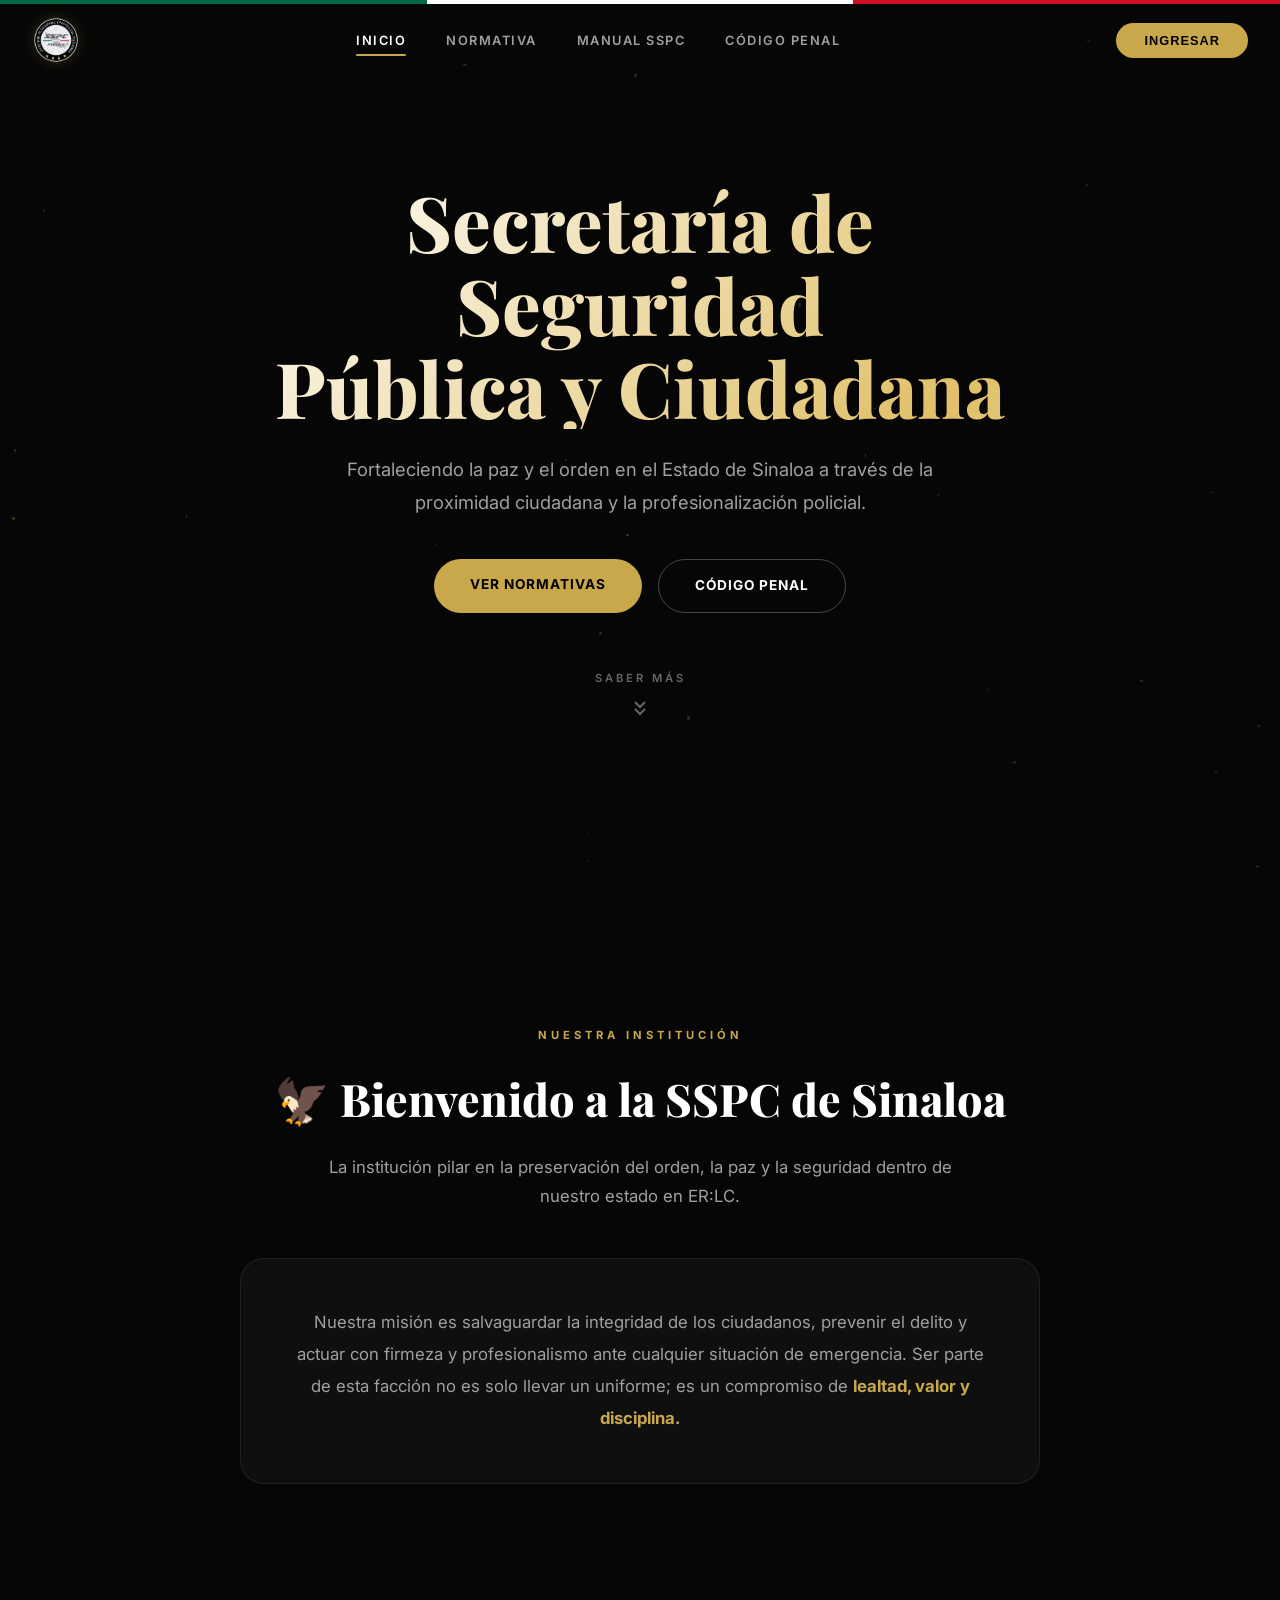
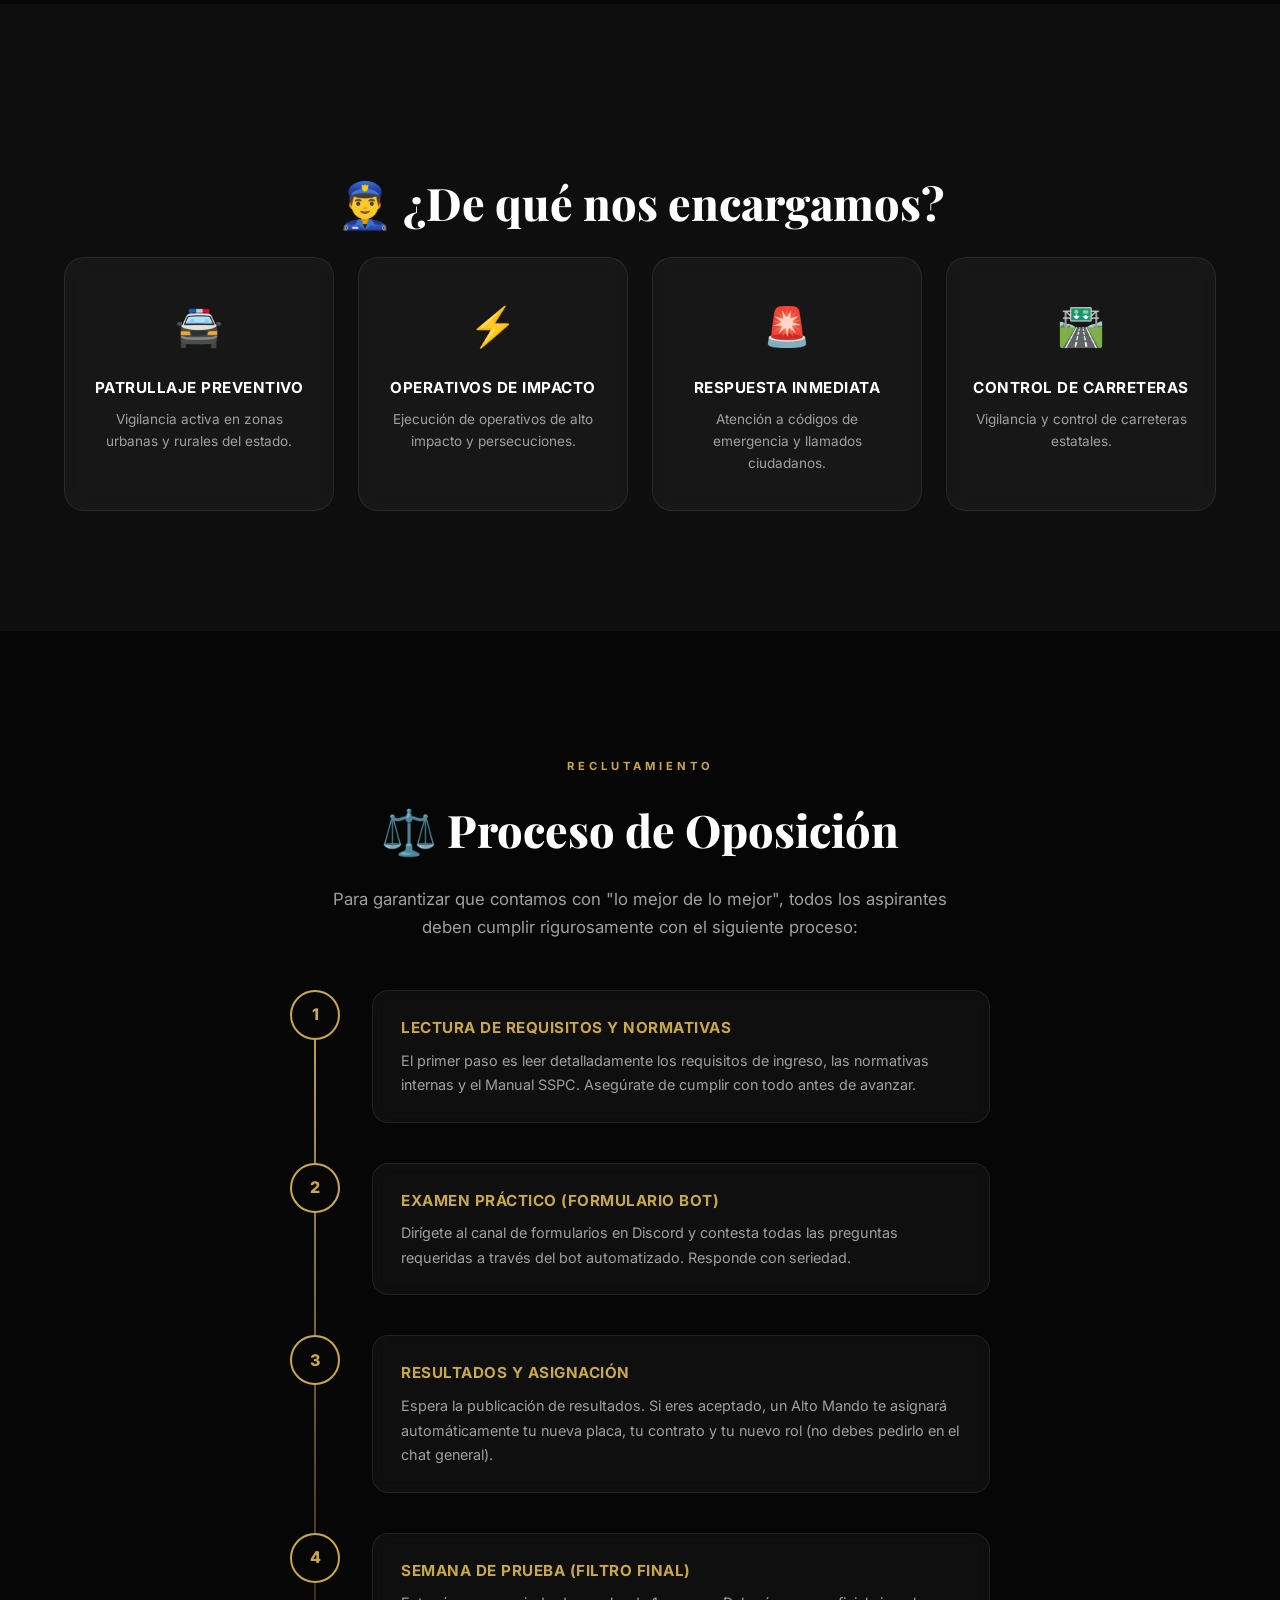
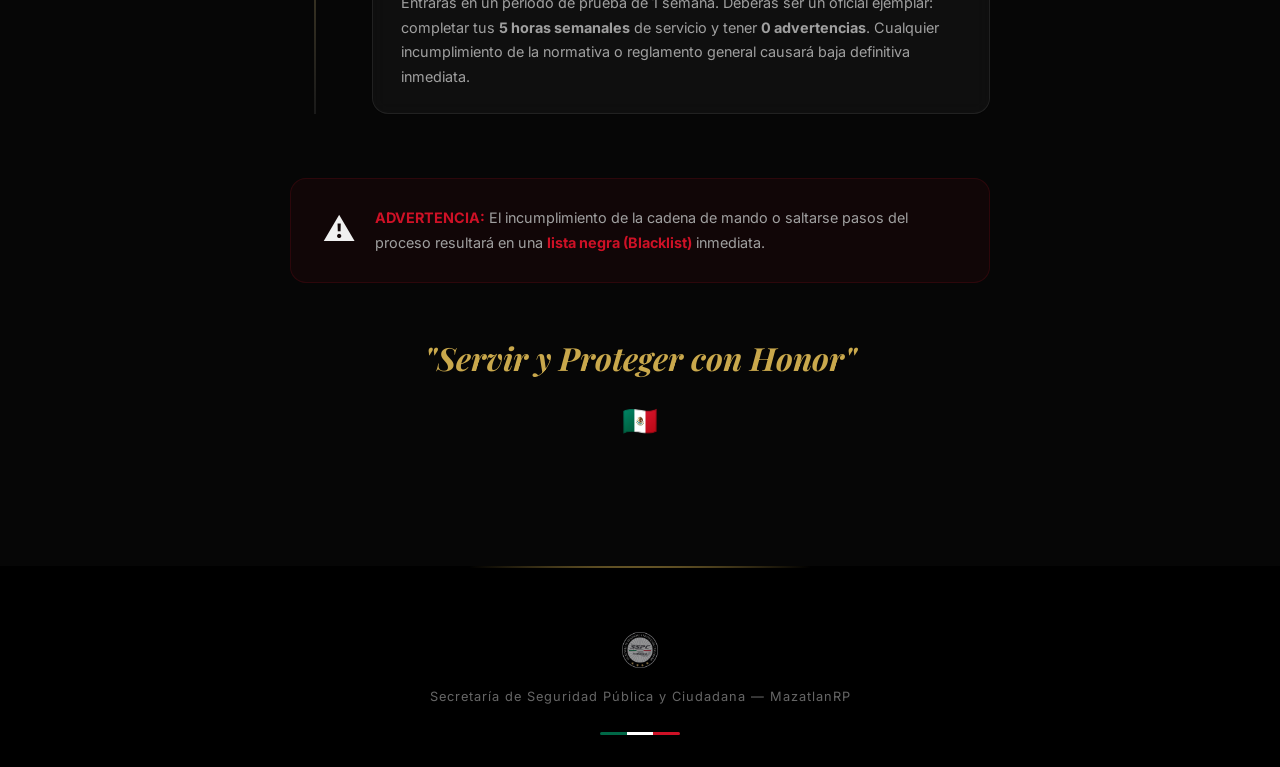
<file: templates/index.html>
<!DOCTYPE html>
<html lang="es">

<head>
    <meta charset="UTF-8">
    <meta name="viewport" content="width=device-width, initial-scale=1.0">
    <title>SSPC Sinaloa — Secretaría de Seguridad Pública y Ciudadana</title>
    <meta name="description"
        content="Portal oficial de la Secretaría de Seguridad Pública y Ciudadana de Sinaloa en ER:LC. Normativa, requisitos y acceso al sistema policial.">
    <link rel="stylesheet" href="/static/style.css">
    <link rel="preconnect" href="https://fonts.googleapis.com">
    <link rel="preconnect" href="https://fonts.gstatic.com" crossorigin>
    <link
        href="https://fonts.googleapis.com/css2?family=Inter:wght@300;400;500;600;700;800;900&family=Playfair+Display:wght@700;800&display=swap"
        rel="stylesheet">
    <link rel="icon" type="image/webp" href="/static/logo.webp">
</head>

<body>

    <!-- Mexican Flag Accent Bar -->
    <div class="mexico-bar" aria-hidden="true">
        <div class="bar-green"></div>
        <div class="bar-white"></div>
        <div class="bar-red"></div>
    </div>

    <!-- Navigation -->
    <nav class="navbar" id="main-navbar">
        <div class="nav-container">
            <a href="#" class="nav-logo">
                <img src="/static/logo.webp"
                    alt="Logo SSPC Sinaloa" id="logo-img">
            </a>

            <ul class="nav-links" id="nav-links">
                <li><a href="index.html" class="active">Inicio</a></li>
                <li><a href="normativa.html">Normativa</a></li>
                <li><a href="manual.html">Manual SSPC</a></li>
                <li><a href="codigo-penal.html">Código Penal</a></li>
            </ul>

            <div class="nav-actions">
                <button class="btn-ingresar" id="btn-login">Ingresar</button>
                <button class="hamburger" id="hamburger" aria-label="Abrir menú">
                    <span></span><span></span><span></span>
                </button>
            </div>
        </div>
    </nav>

    <!-- Mobile Menu Overlay -->
    <div class="mobile-overlay" id="mobile-overlay"></div>
    <div class="mobile-menu" id="mobile-menu">
        <ul>
            <li><a href="index.html">Inicio</a></li>
            <li><a href="normativa.html">Normativa</a></li>
            <li><a href="manual.html">Manual SSPC</a></li>
            <li><a href="codigo-penal.html">Código Penal</a></li>
            <li><a href="#" class="mobile-login">Ingresar al Sistema</a></li>
        </ul>
    </div>

    <main>
        <!-- Hero -->
        <section id="inicio" class="hero">
            <div class="hero-bg"></div>
            <div class="hero-overlay"></div>
            <div class="hero-particles" id="particles"></div>
            <div class="hero-content">
                <h1 class="reveal">Secretaría de Seguridad<br>Pública y Ciudadana</h1>
                <p class="hero-sub reveal">Fortaleciendo la paz y el orden en el Estado de Sinaloa a través de la
                    proximidad ciudadana y la profesionalización policial.</p>
                <div class="hero-btns reveal">
                    <a href="normativa.html" class="btn-gold">Ver normativas</a>
                    <a href="codigo-penal.html" class="btn-outline">Código Penal</a>
                </div>
                <a href="#about" class="scroll-cta reveal">
                    <span>Saber más</span>
                    <svg width="24" height="24" viewBox="0 0 24 24" fill="none" stroke="currentColor" stroke-width="2">
                        <path d="M7 13l5 5 5-5M7 6l5 5 5-5" />
                    </svg>
                </a>
            </div>
        </section>

        <!-- About / Bienvenida -->
        <section id="about" class="section-about">
            <div class="container">
                <div class="section-tag reveal">NUESTRA INSTITUCIÓN</div>
                <h2 class="section-title reveal">🦅 Bienvenido a la SSPC de Sinaloa</h2>
                <p class="section-lead reveal">La institución pilar en la preservación del orden, la paz y la seguridad
                    dentro de nuestro estado en ER:LC.</p>

                <div class="mission-card reveal">
                    <div class="mission-glow"></div>
                    <p>Nuestra misión es salvaguardar la integridad de los ciudadanos, prevenir el delito y actuar con
                        firmeza y profesionalismo ante cualquier situación de emergencia. Ser parte de esta facción no
                        es solo llevar un uniforme; es un compromiso de <strong>lealtad, valor y disciplina.</strong>
                    </p>
                </div>
            </div>
        </section>

        <!-- Funciones -->
        <section id="normativa" class="section-functions">
            <div class="container">
                <div class="section-tag reveal">FUNCIONES OPERATIVAS</div>
                <h2 class="section-title reveal">👮‍♂️ ¿De qué nos encargamos?</h2>
                <div class="functions-grid">
                    <div class="func-card reveal">
                        <div class="func-icon">🚔</div>
                        <h4>Patrullaje Preventivo</h4>
                        <p>Vigilancia activa en zonas urbanas y rurales del estado.</p>
                    </div>
                    <div class="func-card reveal">
                        <div class="func-icon">⚡</div>
                        <h4>Operativos de Impacto</h4>
                        <p>Ejecución de operativos de alto impacto y persecuciones.</p>
                    </div>
                    <div class="func-card reveal">
                        <div class="func-icon">🚨</div>
                        <h4>Respuesta Inmediata</h4>
                        <p>Atención a códigos de emergencia y llamados ciudadanos.</p>
                    </div>
                    <div class="func-card reveal">
                        <div class="func-icon">🛣️</div>
                        <h4>Control de Carreteras</h4>
                        <p>Vigilancia y control de carreteras estatales.</p>
                    </div>
                </div>
            </div>
        </section>

        <!-- Proceso de Ingreso -->
        <section id="requisitos" class="section-process">
            <div class="container">
                <div class="section-tag reveal">RECLUTAMIENTO</div>
                <h2 class="section-title reveal">⚖️ Proceso de Oposición</h2>
                <p class="section-lead reveal">Para garantizar que contamos con "lo mejor de lo mejor", todos los
                    aspirantes deben cumplir rigurosamente con el siguiente proceso:</p>

                <div class="timeline">
                    <div class="timeline-line"></div>
                    <div class="timeline-item reveal">
                        <div class="timeline-dot"><span>1</span></div>
                        <div class="timeline-content">
                            <h4>Lectura de Requisitos y Normativas</h4>
                            <p>El primer paso es leer detalladamente los requisitos de ingreso, las normativas internas y el Manual SSPC. Asegúrate de cumplir con todo antes de avanzar.</p>
                        </div>
                    </div>
                    <div class="timeline-item reveal">
                        <div class="timeline-dot"><span>2</span></div>
                        <div class="timeline-content">
                            <h4>Examen Práctico (Formulario Bot)</h4>
                            <p>Dirígete al canal de formularios en Discord y contesta todas las preguntas requeridas a través del bot automatizado. Responde con seriedad.</p>
                        </div>
                    </div>
                    <div class="timeline-item reveal">
                        <div class="timeline-dot"><span>3</span></div>
                        <div class="timeline-content">
                            <h4>Resultados y Asignación</h4>
                            <p>Espera la publicación de resultados. Si eres aceptado, un Alto Mando te asignará automáticamente tu nueva placa, tu contrato y tu nuevo rol (no debes pedirlo en el chat general).</p>
                        </div>
                    </div>
                    <div class="timeline-item reveal">
                        <div class="timeline-dot"><span>4</span></div>
                        <div class="timeline-content">
                            <h4>Semana de Prueba (Filtro Final)</h4>
                            <p>Entrarás en un periodo de prueba de 1 semana. Deberás ser un oficial ejemplar: completar tus <strong>5 horas semanales</strong> de servicio y tener <strong>0 advertencias</strong>. Cualquier incumplimiento de la normativa o reglamento general causará baja definitiva inmediata.</p>
                        </div>
                    </div>
                </div>

                <div class="warning-banner reveal">
                    <div class="warning-icon">⚠️</div>
                    <div class="warning-text">
                        <strong>ADVERTENCIA:</strong> El incumplimiento de la cadena de mando o saltarse pasos del
                        proceso resultará en una <strong>lista negra (Blacklist)</strong> inmediata.
                    </div>
                </div>

                <div class="motto-block reveal">
                    <span class="motto-quote">"Servir y Proteger con Honor"</span>
                    <span class="motto-flag">🇲🇽</span>
                </div>
            </div>
        </section>
    </main>

    <!-- Footer -->
    <footer class="footer">
        <div class="footer-glow"></div>
        <div class="container">
            <img src="/static/logo.webp"
                alt="SSPC" class="footer-logo">
            <p class="footer-motto">Secretaría de Seguridad Pública y Ciudadana — MazatlanRP</p>
            <div class="footer-bar">
                <div class="bar-green"></div>
                <div class="bar-white"></div>
                <div class="bar-red"></div>
            </div>
        </div>
    </footer>

    <script src="/static/script.js"></script>
</body>

</html>
</file>
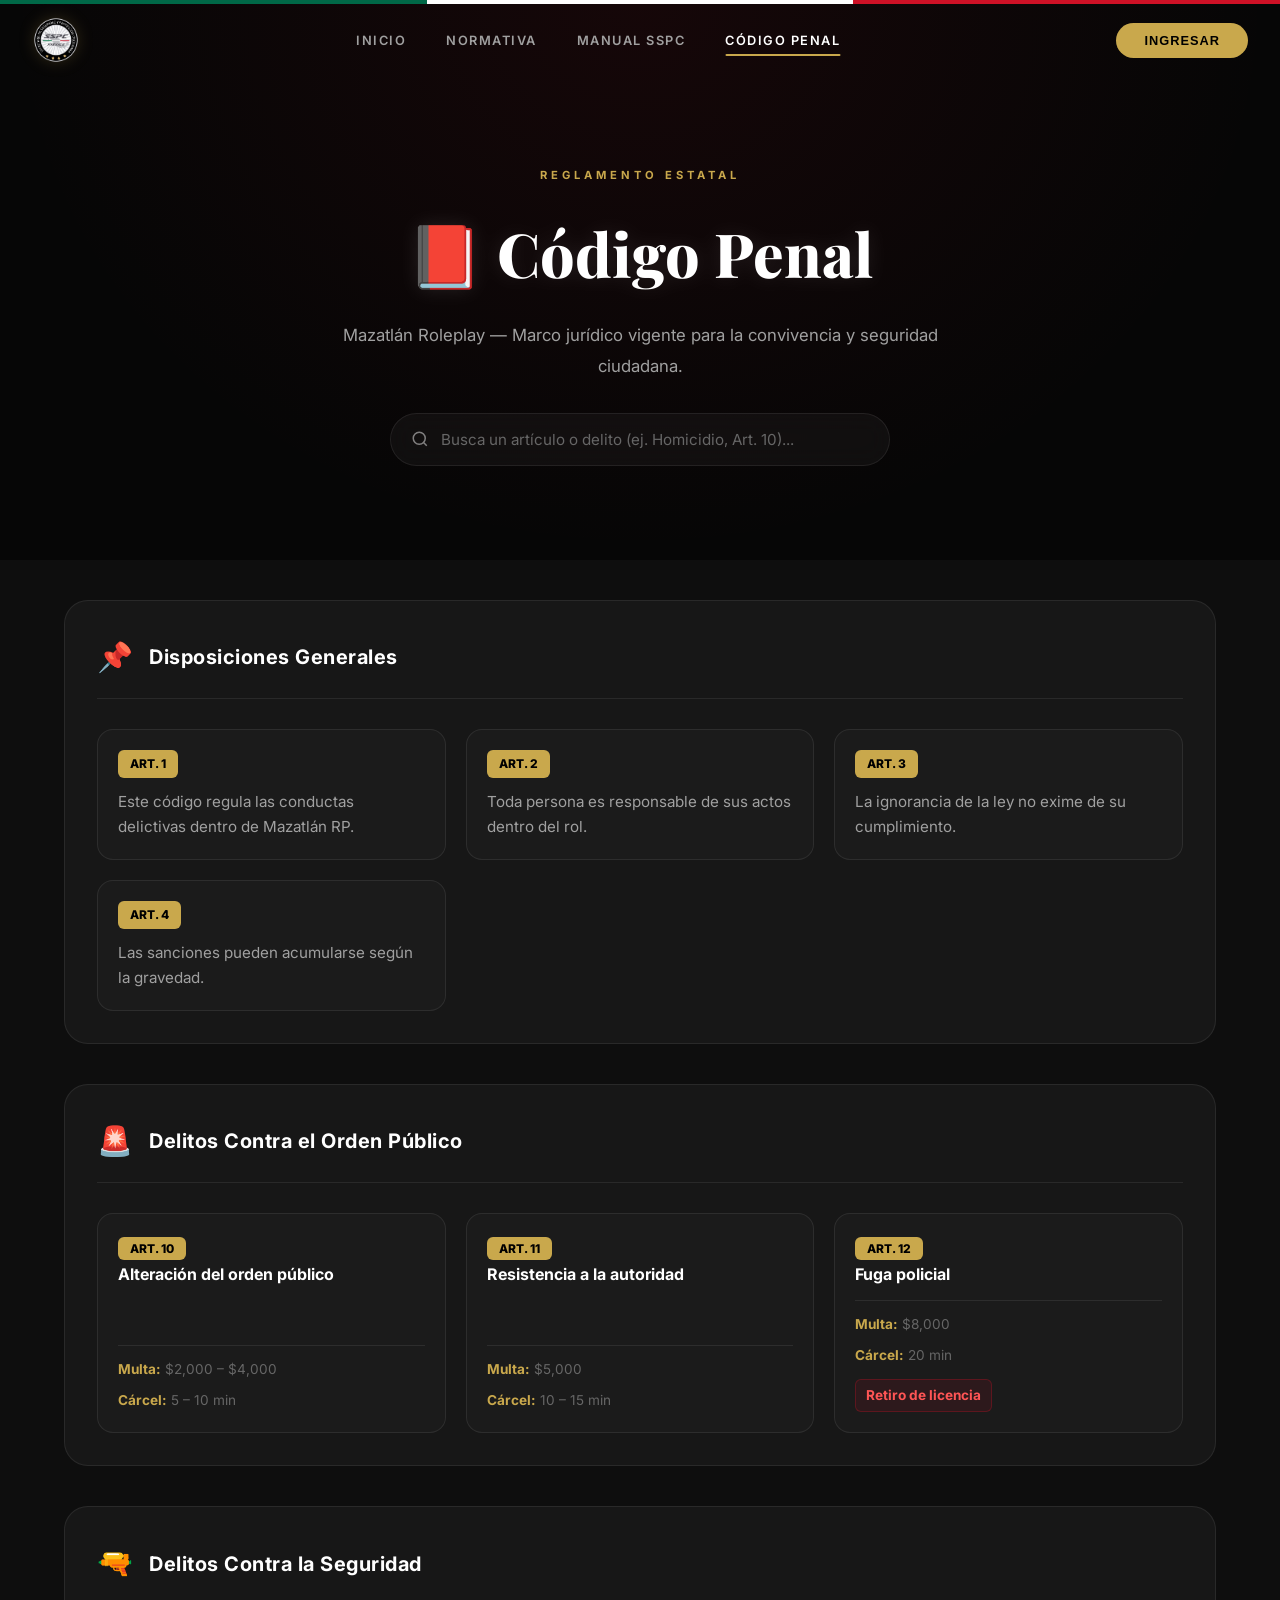
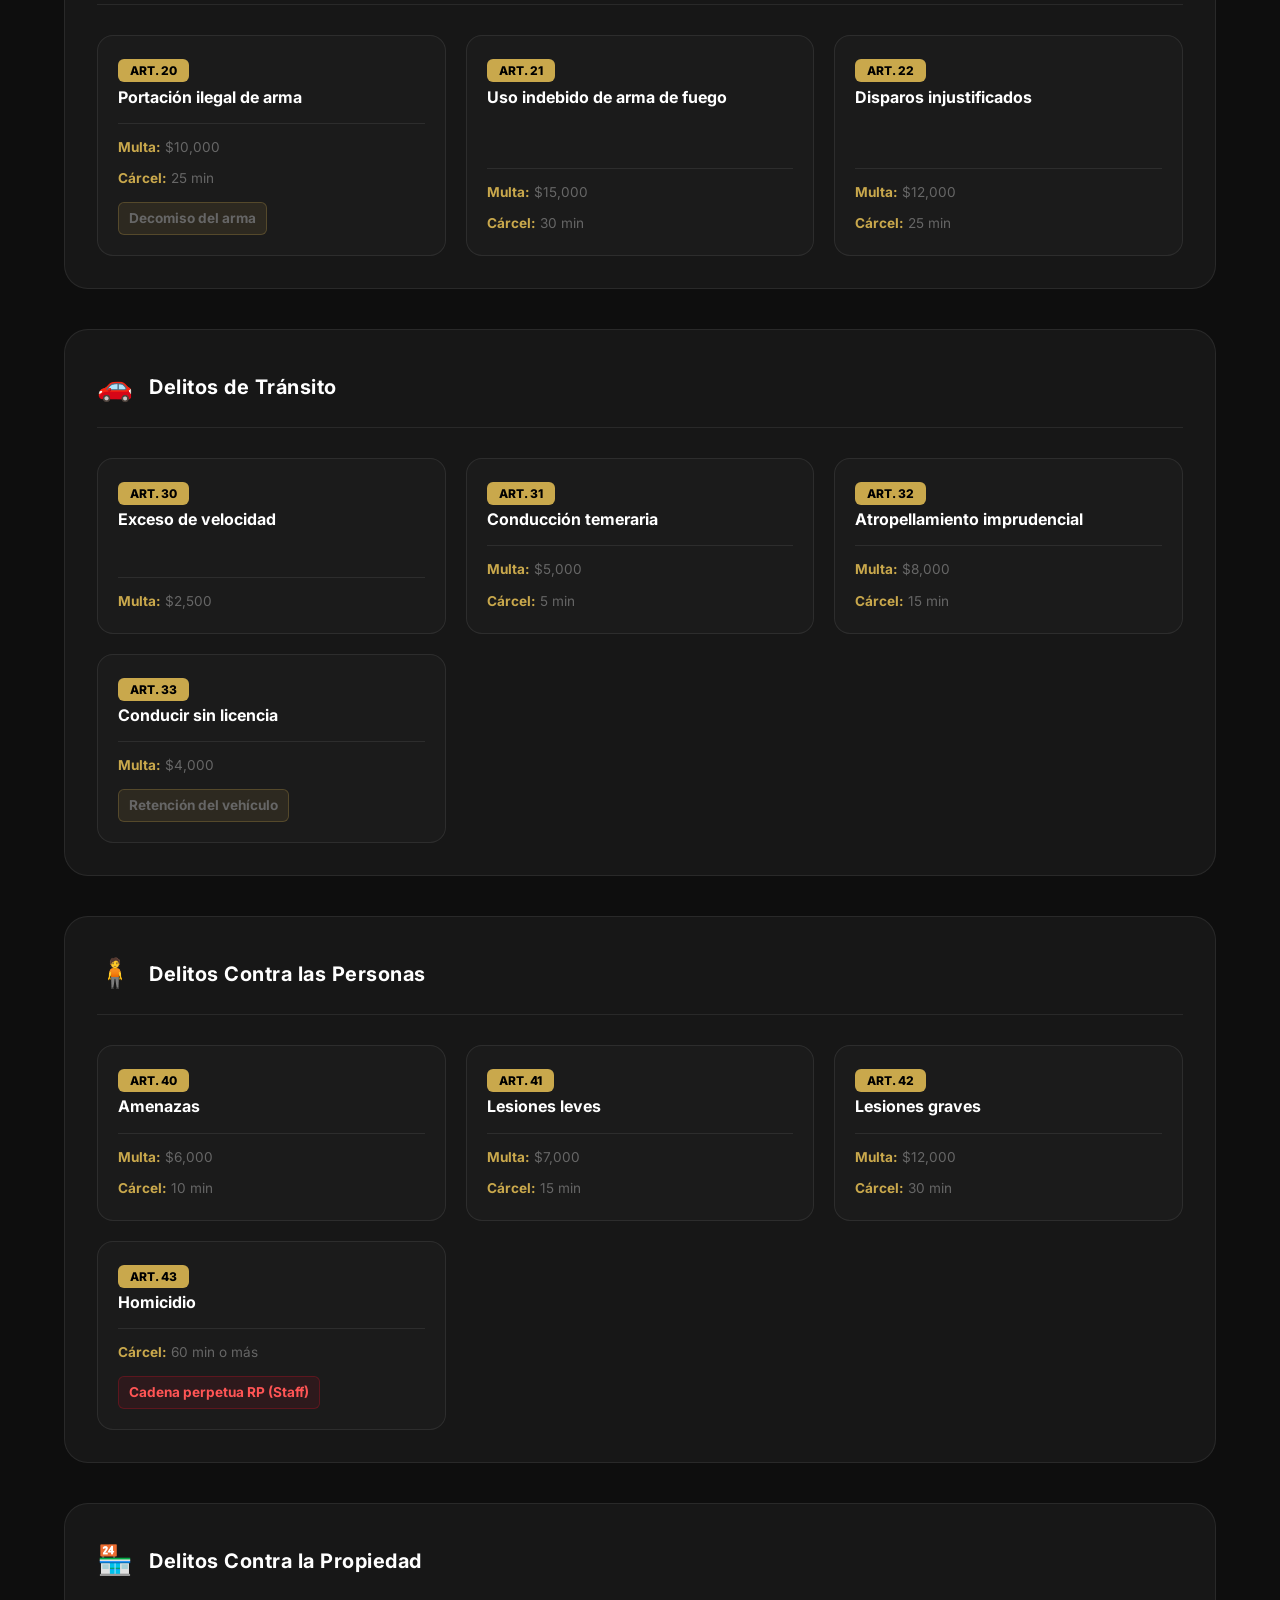
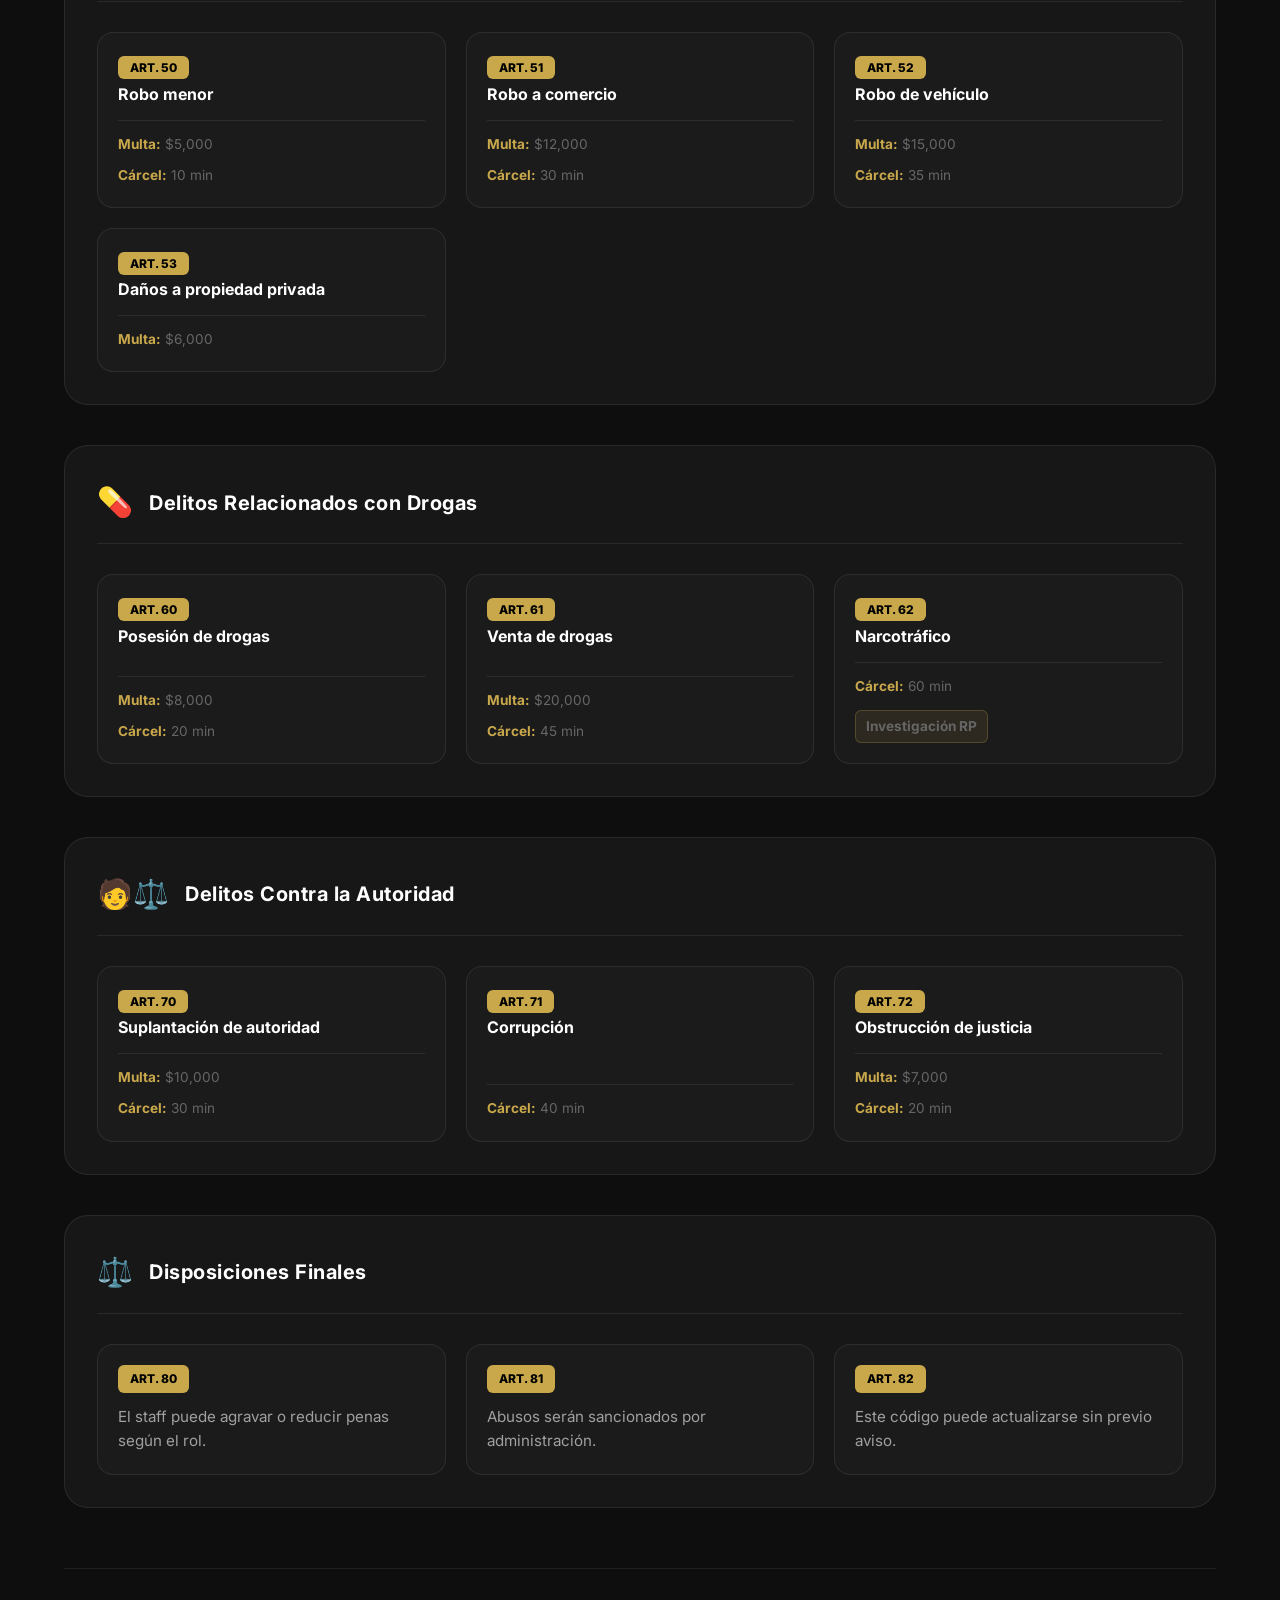
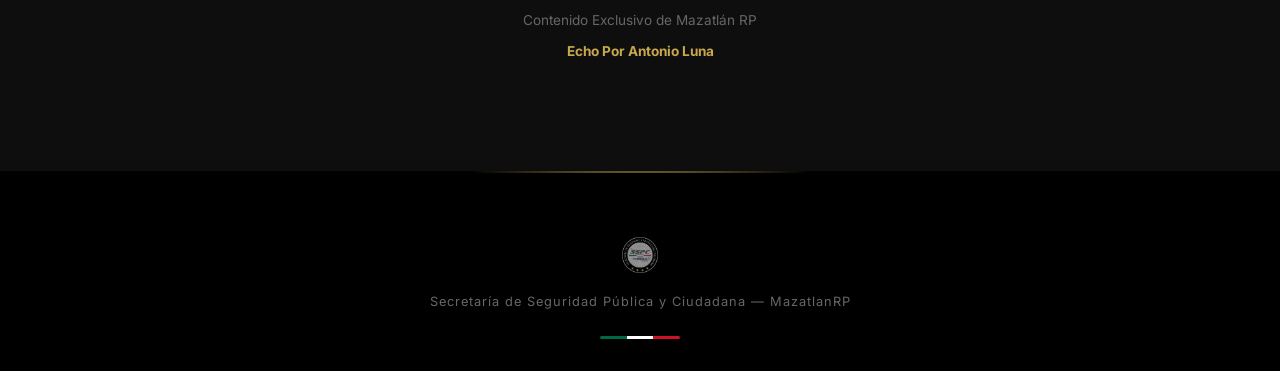
<file: templates/codigo-penal.html>
<!DOCTYPE html>
<html lang="es">

<head>
    <meta charset="UTF-8">
    <meta name="viewport" content="width=device-width, initial-scale=1.0">
    <title>Código Penal | Mazatlán RP — SSPC Sinaloa</title>
    <meta name="description" content="Código Penal oficial del estado de Sinaloa para Mazatlán RP. Consulta leyes, multas y tiempos de condena.">
    <link rel="stylesheet" href="/static/style.css">
    <link rel="stylesheet" href="/static/codigo-penal.css">
    <link rel="preconnect" href="https://fonts.googleapis.com">
    <link rel="preconnect" href="https://fonts.gstatic.com" crossorigin>
    <link href="https://fonts.googleapis.com/css2?family=Inter:wght@300;400;500;600;700;800;900&family=Playfair+Display:wght@700;800&display=swap" rel="stylesheet">
    <link rel="icon" type="image/webp" href="/static/logo.webp">
</head>

<body>

    <!-- Mexican Flag Bar -->
    <div class="mexico-bar" aria-hidden="true">
        <div class="bar-green"></div>
        <div class="bar-white"></div>
        <div class="bar-red"></div>
    </div>

    <!-- Navigation -->
    <nav class="navbar scrolled" id="main-navbar">
        <div class="nav-container">
            <a href="index.html" class="nav-logo">
                <img src="/static/logo.webp" alt="Logo SSPC Sinaloa" id="logo-img">
            </a>
            <ul class="nav-links" id="nav-links">
                <li><a href="index.html">Inicio</a></li>
                <li><a href="normativa.html">Normativa</a></li>
                <li><a href="manual.html">Manual SSPC</a></li>
                <li><a href="codigo-penal.html" class="active">Código Penal</a></li>
            </ul>
            <div class="nav-actions">
                <button class="btn-ingresar" id="btn-login">Ingresar</button>
                <button class="hamburger" id="hamburger" aria-label="Abrir menú">
                    <span></span><span></span><span></span>
                </button>
            </div>
        </div>
    </nav>

    <!-- Mobile Menu -->
    <div class="mobile-overlay" id="mobile-overlay"></div>
    <div class="mobile-menu" id="mobile-menu">
        <ul>
            <li><a href="index.html">Inicio</a></li>
            <li><a href="normativa.html">Normativa</a></li>
            <li><a href="manual.html">Manual SSPC</a></li>
            <li><a href="codigo-penal.html">Código Penal</a></li>
            <li><a href="#" class="mobile-login">Ingresar al Sistema</a></li>
        </ul>
    </div>

    <main>
        <!-- Page Header -->
        <section class="penal-hero">
            <div class="penal-hero-bg"></div>
            <div class="container">
                <div class="section-tag reveal">REGLAMENTO ESTATAL</div>
                <h1 class="penal-hero-title reveal">📕 Código Penal</h1>
                <p class="penal-hero-sub reveal">Mazatlán Roleplay — Marco jurídico vigente para la convivencia y seguridad ciudadana.</p>

                <!-- Search -->
                <div class="search-wrapper reveal">
                    <div class="search-bar">
                        <svg class="search-icon" width="18" height="18" viewBox="0 0 24 24" fill="none" stroke="currentColor" stroke-width="2"><circle cx="11" cy="11" r="8"/><path d="m21 21-4.3-4.3"/></svg>
                        <input type="text" id="penal-search" placeholder="Busca un artículo o delito (ej. Homicidio, Art. 10)..." autocomplete="off">
                        <button class="search-clear" id="search-clear" aria-label="Limpiar">✕</button>
                    </div>
                    <p class="search-results" id="search-results"></p>
                </div>
            </div>
        </section>

        <!-- Penal Code Content -->
        <section class="penal-body">
            <div class="container">
                
                <div class="penal-grid" id="penal-content">
                    
                    <!-- Disposiciones Generales -->
                    <div class="penal-section reveal">
                        <div class="section-header">
                            <span class="section-icon">📌</span>
                            <h2>Disposiciones Generales</h2>
                        </div>
                        <div class="articles-list">
                            <div class="article-item" data-search="Art. 1 regula conductas delictivas Mazatlán RP">
                                <span class="art-num">Art. 1</span>
                                <p>Este código regula las conductas delictivas dentro de Mazatlán RP.</p>
                            </div>
                            <div class="article-item" data-search="Art. 2 persona responsable actos rol">
                                <span class="art-num">Art. 2</span>
                                <p>Toda persona es responsable de sus actos dentro del rol.</p>
                            </div>
                            <div class="article-item" data-search="Art. 3 ignorancia ley no exime cumplimiento">
                                <span class="art-num">Art. 3</span>
                                <p>La ignorancia de la ley no exime de su cumplimiento.</p>
                            </div>
                            <div class="article-item" data-search="Art. 4 sanciones acumularse gravedad">
                                <span class="art-num">Art. 4</span>
                                <p>Las sanciones pueden acumularse según la gravedad.</p>
                            </div>
                        </div>
                    </div>

                    <!-- Orden Público -->
                    <div class="penal-section reveal">
                        <div class="section-header">
                            <span class="section-icon">🚨</span>
                            <h2>Delitos Contra el Orden Público</h2>
                        </div>
                        <div class="articles-list">
                            <div class="article-item delict" data-search="Art. 10 Alteración del orden público multa cárcel">
                                <div class="art-main">
                                    <span class="art-num">Art. 10</span>
                                    <h4>Alteración del orden público</h4>
                                </div>
                                <div class="art-penalty">
                                    <span><strong>Multa:</strong> $2,000 – $4,000</span>
                                    <span><strong>Cárcel:</strong> 5 – 10 min</span>
                                </div>
                            </div>
                            <div class="article-item delict" data-search="Art. 11 Resistencia a la autoridad multa cárcel">
                                <div class="art-main">
                                    <span class="art-num">Art. 11</span>
                                    <h4>Resistencia a la autoridad</h4>
                                </div>
                                <div class="art-penalty">
                                    <span><strong>Multa:</strong> $5,000</span>
                                    <span><strong>Cárcel:</strong> 10 – 15 min</span>
                                </div>
                            </div>
                            <div class="article-item delict" data-search="Art. 12 Fuga policial multa cárcel retiro licencia">
                                <div class="art-main">
                                    <span class="art-num">Art. 12</span>
                                    <h4>Fuga policial</h4>
                                </div>
                                <div class="art-penalty">
                                    <span><strong>Multa:</strong> $8,000</span>
                                    <span><strong>Cárcel:</strong> 20 min</span>
                                    <span class="penalty-tag red">Retiro de licencia</span>
                                </div>
                            </div>
                        </div>
                    </div>

                    <!-- Seguridad -->
                    <div class="penal-section reveal">
                        <div class="section-header">
                            <span class="section-icon">🔫</span>
                            <h2>Delitos Contra la Seguridad</h2>
                        </div>
                        <div class="articles-list">
                            <div class="article-item delict" data-search="Art. 20 Portación ilegal de arma multa cárcel decomiso">
                                <div class="art-main">
                                    <span class="art-num">Art. 20</span>
                                    <h4>Portación ilegal de arma</h4>
                                </div>
                                <div class="art-penalty">
                                    <span><strong>Multa:</strong> $10,000</span>
                                    <span><strong>Cárcel:</strong> 25 min</span>
                                    <span class="penalty-tag">Decomiso del arma</span>
                                </div>
                            </div>
                            <div class="article-item delict" data-search="Art. 21 Uso indebido de arma de fuego multa cárcel">
                                <div class="art-main">
                                    <span class="art-num">Art. 21</span>
                                    <h4>Uso indebido de arma de fuego</h4>
                                </div>
                                <div class="art-penalty">
                                    <span><strong>Multa:</strong> $15,000</span>
                                    <span><strong>Cárcel:</strong> 30 min</span>
                                </div>
                            </div>
                            <div class="article-item delict" data-search="Art. 22 Disparos injustificados multa cárcel">
                                <div class="art-main">
                                    <span class="art-num">Art. 22</span>
                                    <h4>Disparos injustificados</h4>
                                </div>
                                <div class="art-penalty">
                                    <span><strong>Multa:</strong> $12,000</span>
                                    <span><strong>Cárcel:</strong> 25 min</span>
                                </div>
                            </div>
                        </div>
                    </div>

                    <!-- Tránsito -->
                    <div class="penal-section reveal">
                        <div class="section-header">
                            <span class="section-icon">🚗</span>
                            <h2>Delitos de Tránsito</h2>
                        </div>
                        <div class="articles-list">
                            <div class="article-item delict" data-search="Art. 30 Exceso de velocidad multa">
                                <div class="art-main">
                                    <span class="art-num">Art. 30</span>
                                    <h4>Exceso de velocidad</h4>
                                </div>
                                <div class="art-penalty">
                                    <span><strong>Multa:</strong> $2,500</span>
                                </div>
                            </div>
                            <div class="article-item delict" data-search="Art. 31 Conducción temeraria multa cárcel">
                                <div class="art-main">
                                    <span class="art-num">Art. 31</span>
                                    <h4>Conducción temeraria</h4>
                                </div>
                                <div class="art-penalty">
                                    <span><strong>Multa:</strong> $5,000</span>
                                    <span><strong>Cárcel:</strong> 5 min</span>
                                </div>
                            </div>
                            <div class="article-item delict" data-search="Art. 32 Atropellamiento imprudencial multa cárcel">
                                <div class="art-main">
                                    <span class="art-num">Art. 32</span>
                                    <h4>Atropellamiento imprudencial</h4>
                                </div>
                                <div class="art-penalty">
                                    <span><strong>Multa:</strong> $8,000</span>
                                    <span><strong>Cárcel:</strong> 15 min</span>
                                </div>
                            </div>
                            <div class="article-item delict" data-search="Art. 33 Conducir sin licencia multa retención vehículo">
                                <div class="art-main">
                                    <span class="art-num">Art. 33</span>
                                    <h4>Conducir sin licencia</h4>
                                </div>
                                <div class="art-penalty">
                                    <span><strong>Multa:</strong> $4,000</span>
                                    <span class="penalty-tag">Retención del vehículo</span>
                                </div>
                            </div>
                        </div>
                    </div>

                    <!-- Personas -->
                    <div class="penal-section reveal">
                        <div class="section-header">
                            <span class="section-icon">🧍</span>
                            <h2>Delitos Contra las Personas</h2>
                        </div>
                        <div class="articles-list">
                            <div class="article-item delict" data-search="Art. 40 Amenazas multa cárcel">
                                <div class="art-main">
                                    <span class="art-num">Art. 40</span>
                                    <h4>Amenazas</h4>
                                </div>
                                <div class="art-penalty">
                                    <span><strong>Multa:</strong> $6,000</span>
                                    <span><strong>Cárcel:</strong> 10 min</span>
                                </div>
                            </div>
                            <div class="article-item delict" data-search="Art. 41 Lesiones leves multa cárcel">
                                <div class="art-main">
                                    <span class="art-num">Art. 41</span>
                                    <h4>Lesiones leves</h4>
                                </div>
                                <div class="art-penalty">
                                    <span><strong>Multa:</strong> $7,000</span>
                                    <span><strong>Cárcel:</strong> 15 min</span>
                                </div>
                            </div>
                            <div class="article-item delict" data-search="Art. 42 Lesiones graves multa cárcel">
                                <div class="art-main">
                                    <span class="art-num">Art. 42</span>
                                    <h4>Lesiones graves</h4>
                                </div>
                                <div class="art-penalty">
                                    <span><strong>Multa:</strong> $12,000</span>
                                    <span><strong>Cárcel:</strong> 30 min</span>
                                </div>
                            </div>
                            <div class="article-item delict" data-search="Art. 43 Homicidio cárcel cadena perpetua">
                                <div class="art-main">
                                    <span class="art-num">Art. 43</span>
                                    <h4>Homicidio</h4>
                                </div>
                                <div class="art-penalty">
                                    <span><strong>Cárcel:</strong> 60 min o más</span>
                                    <span class="penalty-tag red">Cadena perpetua RP (Staff)</span>
                                </div>
                            </div>
                        </div>
                    </div>

                    <!-- Propiedad -->
                    <div class="penal-section reveal">
                        <div class="section-header">
                            <span class="section-icon">🏪</span>
                            <h2>Delitos Contra la Propiedad</h2>
                        </div>
                        <div class="articles-list">
                            <div class="article-item delict" data-search="Art. 50 Robo menor multa cárcel">
                                <div class="art-main">
                                    <span class="art-num">Art. 50</span>
                                    <h4>Robo menor</h4>
                                </div>
                                <div class="art-penalty">
                                    <span><strong>Multa:</strong> $5,000</span>
                                    <span><strong>Cárcel:</strong> 10 min</span>
                                </div>
                            </div>
                            <div class="article-item delict" data-search="Art. 51 Robo a comercio multa cárcel">
                                <div class="art-main">
                                    <span class="art-num">Art. 51</span>
                                    <h4>Robo a comercio</h4>
                                </div>
                                <div class="art-penalty">
                                    <span><strong>Multa:</strong> $12,000</span>
                                    <span><strong>Cárcel:</strong> 30 min</span>
                                </div>
                            </div>
                            <div class="article-item delict" data-search="Art. 52 Robo de vehículo multa cárcel">
                                <div class="art-main">
                                    <span class="art-num">Art. 52</span>
                                    <h4>Robo de vehículo</h4>
                                </div>
                                <div class="art-penalty">
                                    <span><strong>Multa:</strong> $15,000</span>
                                    <span><strong>Cárcel:</strong> 35 min</span>
                                </div>
                            </div>
                            <div class="article-item delict" data-search="Art. 53 Daños a propiedad privada multa">
                                <div class="art-main">
                                    <span class="art-num">Art. 53</span>
                                    <h4>Daños a propiedad privada</h4>
                                </div>
                                <div class="art-penalty">
                                    <span><strong>Multa:</strong> $6,000</span>
                                </div>
                            </div>
                        </div>
                    </div>

                    <!-- Drogas -->
                    <div class="penal-section reveal">
                        <div class="section-header">
                            <span class="section-icon">💊</span>
                            <h2>Delitos Relacionados con Drogas</h2>
                        </div>
                        <div class="articles-list">
                            <div class="article-item delict" data-search="Art. 60 Posesión de drogas multa cárcel">
                                <div class="art-main">
                                    <span class="art-num">Art. 60</span>
                                    <h4>Posesión de drogas</h4>
                                </div>
                                <div class="art-penalty">
                                    <span><strong>Multa:</strong> $8,000</span>
                                    <span><strong>Cárcel:</strong> 20 min</span>
                                </div>
                            </div>
                            <div class="article-item delict" data-search="Art. 61 Venta de drogas multa cárcel">
                                <div class="art-main">
                                    <span class="art-num">Art. 61</span>
                                    <h4>Venta de drogas</h4>
                                </div>
                                <div class="art-penalty">
                                    <span><strong>Multa:</strong> $20,000</span>
                                    <span><strong>Cárcel:</strong> 45 min</span>
                                </div>
                            </div>
                            <div class="article-item delict" data-search="Art. 62 Narcotráfico cárcel investigación">
                                <div class="art-main">
                                    <span class="art-num">Art. 62</span>
                                    <h4>Narcotráfico</h4>
                                </div>
                                <div class="art-penalty">
                                    <span><strong>Cárcel:</strong> 60 min</span>
                                    <span class="penalty-tag">Investigación RP</span>
                                </div>
                            </div>
                        </div>
                    </div>

                    <!-- Autoridad -->
                    <div class="penal-section reveal">
                        <div class="section-header">
                            <span class="section-icon">🧑⚖️</span>
                            <h2>Delitos Contra la Autoridad</h2>
                        </div>
                        <div class="articles-list">
                            <div class="article-item delict" data-search="Art. 70 Suplantación de autoridad multa cárcel">
                                <div class="art-main">
                                    <span class="art-num">Art. 70</span>
                                    <h4>Suplantación de autoridad</h4>
                                </div>
                                <div class="art-penalty">
                                    <span><strong>Multa:</strong> $10,000</span>
                                    <span><strong>Cárcel:</strong> 30 min</span>
                                </div>
                            </div>
                            <div class="article-item delict" data-search="Art. 71 Corrupción cárcel">
                                <div class="art-main">
                                    <span class="art-num">Art. 71</span>
                                    <h4>Corrupción</h4>
                                </div>
                                <div class="art-penalty">
                                    <span><strong>Cárcel:</strong> 40 min</span>
                                </div>
                            </div>
                            <div class="article-item delict" data-search="Art. 72 Obstrucción de justicia multa cárcel">
                                <div class="art-main">
                                    <span class="art-num">Art. 72</span>
                                    <h4>Obstrucción de justicia</h4>
                                </div>
                                <div class="art-penalty">
                                    <span><strong>Multa:</strong> $7,000</span>
                                    <span><strong>Cárcel:</strong> 20 min</span>
                                </div>
                            </div>
                        </div>
                    </div>

                    <!-- Finales -->
                    <div class="penal-section reveal">
                        <div class="section-header">
                            <span class="section-icon">⚖️</span>
                            <h2>Disposiciones Finales</h2>
                        </div>
                        <div class="articles-list">
                            <div class="article-item" data-search="Art. 80 staff agravar reducir penas rol">
                                <span class="art-num">Art. 80</span>
                                <p>El staff puede agravar o reducir penas según el rol.</p>
                            </div>
                            <div class="article-item" data-search="Art. 81 abusos sancionados administración">
                                <span class="art-num">Art. 81</span>
                                <p>Abusos serán sancionados por administración.</p>
                            </div>
                            <div class="article-item" data-search="Art. 82 actualización código previo aviso">
                                <span class="art-num">Art. 82</span>
                                <p>Este código puede actualizarse sin previo aviso.</p>
                            </div>
                        </div>
                    </div>

                </div>

                <div class="penal-footer reveal">
                    <p>Contenido Exclusivo de Mazatlán RP</p>
                    <p class="credits">Echo Por Antonio Luna</p>
                </div>
            </div>
        </section>
    </main>

    <!-- Footer -->
    <footer class="footer">
        <div class="footer-glow"></div>
        <div class="container">
            <img src="/static/logo.webp" alt="SSPC" class="footer-logo">
            <p class="footer-motto">Secretaría de Seguridad Pública y Ciudadana — MazatlanRP</p>
            <div class="footer-bar">
                <div class="bar-green"></div>
                <div class="bar-white"></div>
                <div class="bar-red"></div>
            </div>
        </div>
    </footer>

    <script src="/static/script.js"></script>
    <script>
        // Local Search for Penal Code
        document.addEventListener('DOMContentLoaded', () => {
            const searchInput = document.getElementById('penal-search');
            const searchResults = document.getElementById('search-results');
            const searchClear = document.getElementById('search-clear');
            const articles = document.querySelectorAll('.article-item');
            const sections = document.querySelectorAll('.penal-section');

            if (searchInput) {
                searchInput.addEventListener('input', () => {
                    const query = searchInput.value.toLowerCase().trim();
                    searchClear.classList.toggle('visible', query.length > 0);
                    
                    if (query.length < 2) {
                        articles.forEach(art => art.style.display = 'flex');
                        sections.forEach(sec => sec.style.display = 'block');
                        searchResults.textContent = '';
                        return;
                    }

                    let matchCount = 0;

                    sections.forEach(section => {
                        let sectionHasMatch = false;
                        const sectionArticles = section.querySelectorAll('.article-item');
                        
                        sectionArticles.forEach(art => {
                            const searchText = art.getAttribute('data-search').toLowerCase();
                            if (searchText.includes(query)) {
                                art.style.display = 'flex';
                                sectionHasMatch = true;
                                matchCount++;
                            } else {
                                art.style.display = 'none';
                            }
                        });

                        section.style.display = sectionHasMatch ? 'block' : 'none';
                    });

                    if (matchCount > 0) {
                        searchResults.textContent = `${matchCount} resultado${matchCount !== 1 ? 's' : ''} encontrado${matchCount !== 1 ? 's' : ''}`;
                    } else {
                        searchResults.textContent = 'No se encontraron artículos que coincidan.';
                    }
                });

                searchClear.addEventListener('click', () => {
                    searchInput.value = '';
                    searchClear.classList.remove('visible');
                    articles.forEach(art => art.style.display = 'flex');
                    sections.forEach(sec => sec.style.display = 'block');
                    searchResults.textContent = '';
                });
            }
        });
    </script>
</body>

</html>
</file>
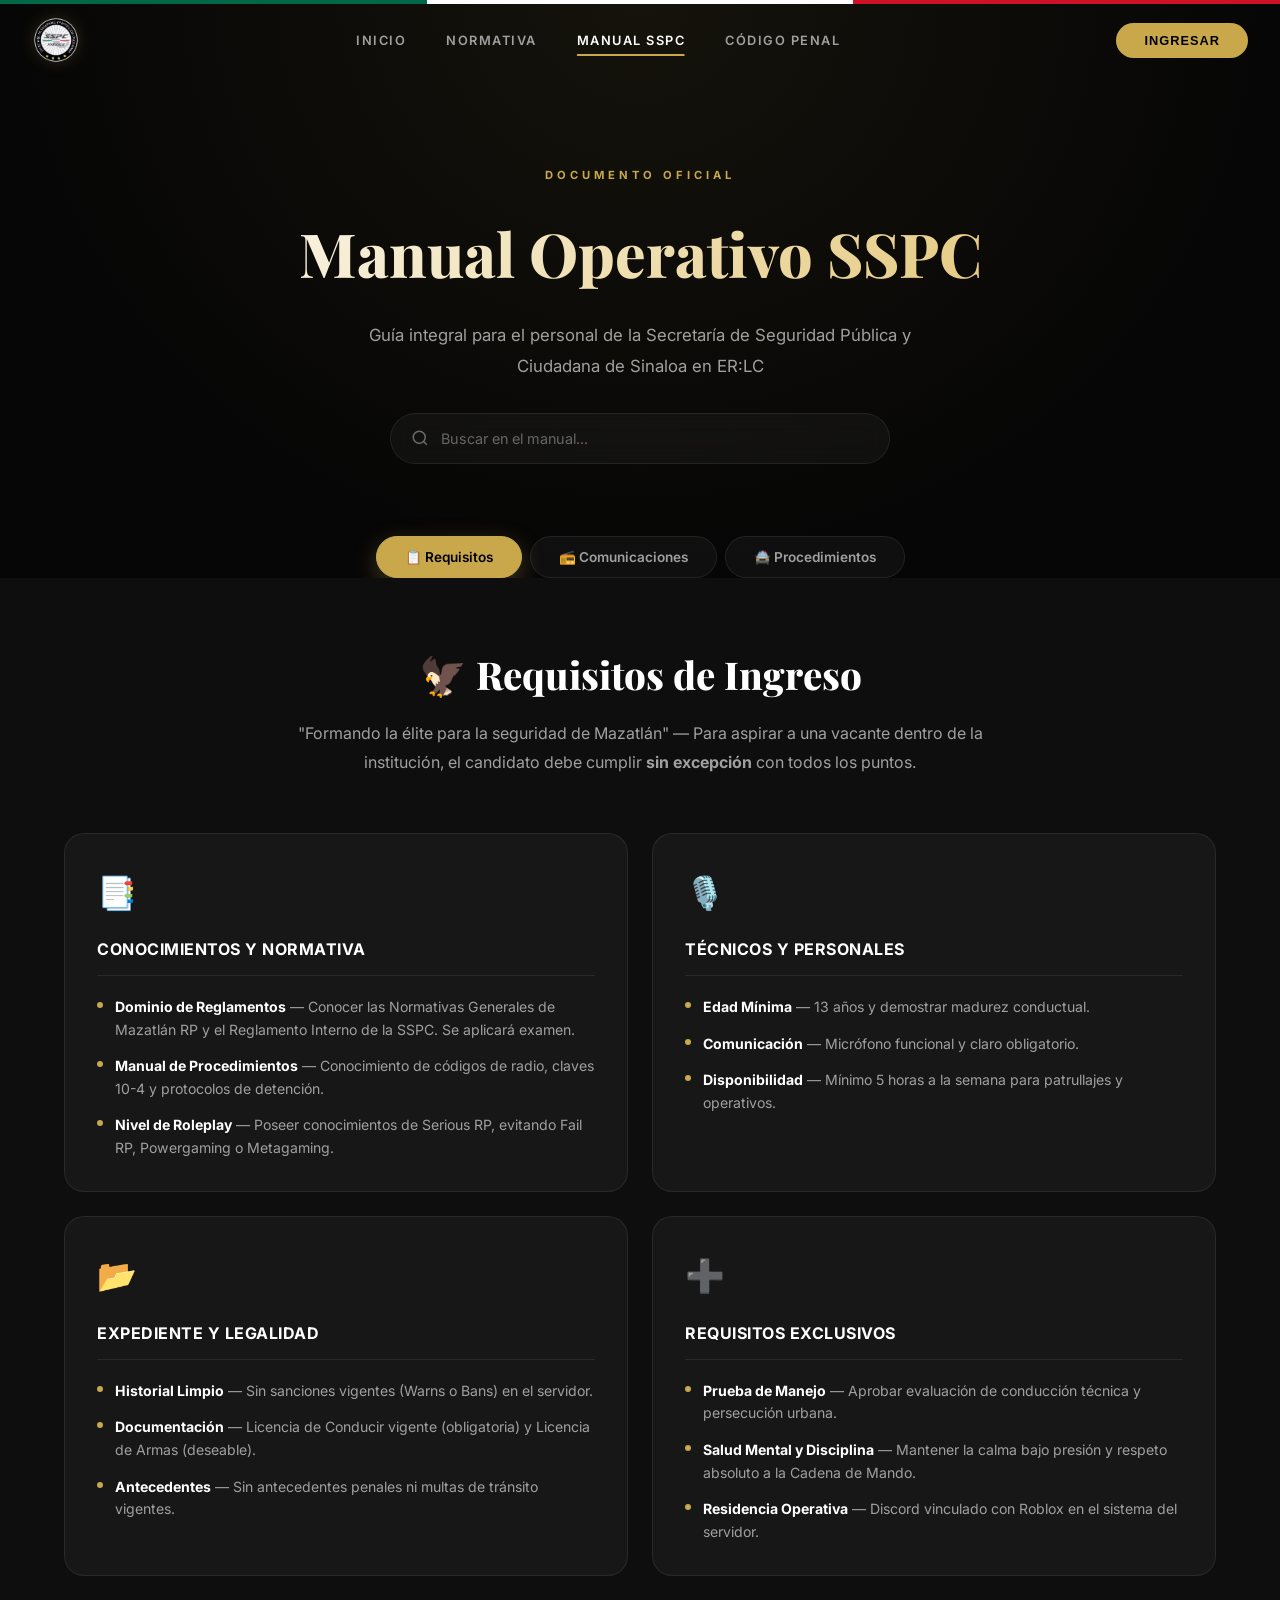
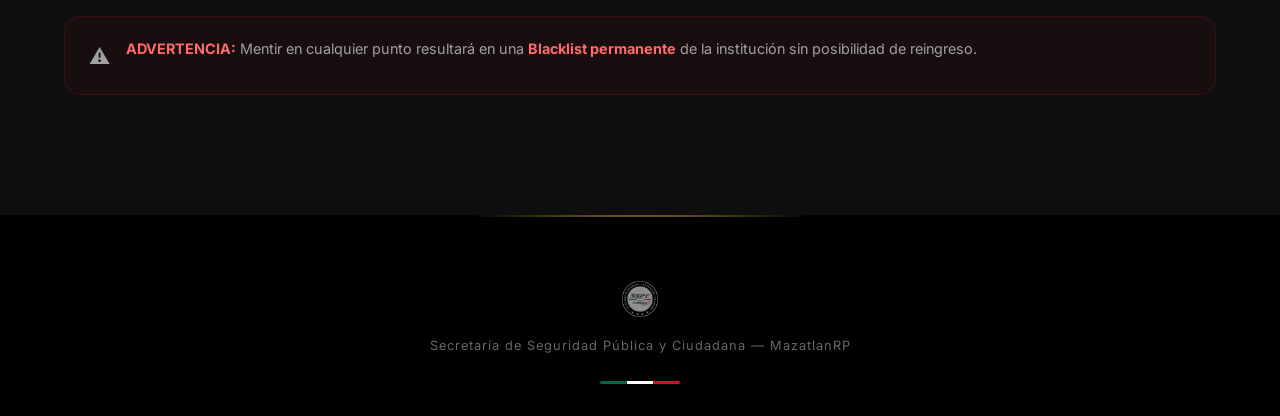
<file: templates/manual.html>
<!DOCTYPE html>
<html lang="es">

<head>
    <meta charset="UTF-8">
    <meta name="viewport" content="width=device-width, initial-scale=1.0">
    <title>Manual SSPC — Secretaría de Seguridad Pública de Sinaloa</title>
    <meta name="description" content="Manual oficial de la SSPC Sinaloa: requisitos de ingreso, comunicaciones radiales, protocolos de detención y derechos del detenido.">
    <link rel="stylesheet" href="/static/style.css">
    <link rel="stylesheet" href="/static/manual.css">
    <link rel="preconnect" href="https://fonts.googleapis.com">
    <link rel="preconnect" href="https://fonts.gstatic.com" crossorigin>
    <link href="https://fonts.googleapis.com/css2?family=Inter:wght@300;400;500;600;700;800;900&family=Playfair+Display:wght@700;800&display=swap" rel="stylesheet">
    <link rel="icon" type="image/webp" href="/static/logo.webp">
</head>

<body>

    <!-- Mexican Flag Bar -->
    <div class="mexico-bar" aria-hidden="true">
        <div class="bar-green"></div>
        <div class="bar-white"></div>
        <div class="bar-red"></div>
    </div>

    <!-- Navigation -->
    <nav class="navbar scrolled" id="main-navbar">
        <div class="nav-container">
            <a href="index.html" class="nav-logo">
                <img src="/static/logo.webp" alt="Logo SSPC Sinaloa" id="logo-img">
            </a>
            <ul class="nav-links" id="nav-links">
                <li><a href="index.html">Inicio</a></li>
                <li><a href="normativa.html">Normativa</a></li>
                <li><a href="manual.html" class="active">Manual SSPC</a></li>
                <li><a href="codigo-penal.html">Código Penal</a></li>
            </ul>
            <div class="nav-actions">
                <button class="btn-ingresar" id="btn-login">Ingresar</button>
                <button class="hamburger" id="hamburger" aria-label="Abrir menú">
                    <span></span><span></span><span></span>
                </button>
            </div>
        </div>
    </nav>

    <!-- Mobile Menu -->
    <div class="mobile-overlay" id="mobile-overlay"></div>
    <div class="mobile-menu" id="mobile-menu">
        <ul>
            <li><a href="index.html">Inicio</a></li>
            <li><a href="normativa.html">Normativa</a></li>
            <li><a href="manual.html">Manual SSPC</a></li>
            <li><a href="codigo-penal.html">Código Penal</a></li>
            <li><a href="#" class="mobile-login">Ingresar al Sistema</a></li>
        </ul>
    </div>

    <main>
        <!-- Page Header -->
        <section class="manual-hero">
            <div class="manual-hero-bg"></div>
            <div class="container">
                <div class="section-tag reveal">DOCUMENTO OFICIAL</div>
                <h1 class="manual-hero-title reveal">Manual Operativo SSPC</h1>
                <p class="manual-hero-sub reveal">Guía integral para el personal de la Secretaría de Seguridad Pública y Ciudadana de Sinaloa en ER:LC</p>

                <!-- Search -->
                <div class="search-bar reveal">
                    <svg class="search-icon" width="18" height="18" viewBox="0 0 24 24" fill="none" stroke="currentColor" stroke-width="2"><circle cx="11" cy="11" r="8"/><path d="m21 21-4.3-4.3"/></svg>
                    <input type="text" id="manual-search" placeholder="Buscar en el manual..." autocomplete="off">
                    <button class="search-clear" id="search-clear" aria-label="Limpiar">✕</button>
                </div>
                <p class="search-results" id="search-results"></p>

                <!-- Module Tabs -->
                <div class="module-tabs reveal">
                    <button class="mod-tab active" data-module="requisitos">📋 Requisitos</button>
                    <button class="mod-tab" data-module="comunicaciones">📻 Comunicaciones</button>
                    <button class="mod-tab" data-module="procedimientos">🚔 Procedimientos</button>
                </div>
            </div>
        </section>

        <!-- Manual Body -->
        <div class="manual-body">
            <div class="container">

                <!-- ══════════════════════════════
                     MODULE 1: REQUISITOS
                     ══════════════════════════════ -->
                <div class="module active" id="mod-requisitos">
                    <div class="module-intro">
                        <h2 class="module-title">🦅 Requisitos de Ingreso</h2>
                        <p class="module-desc">"Formando la élite para la seguridad de Mazatlán" — Para aspirar a una vacante dentro de la institución, el candidato debe cumplir <strong>sin excepción</strong> con todos los puntos.</p>
                    </div>

                    <div class="req-grid">
                        <!-- Card 1 -->
                        <div class="req-card">
                            <div class="req-card-icon">📑</div>
                            <h3>Conocimientos y Normativa</h3>
                            <ul class="req-list">
                                <li>
                                    <span class="req-dot"></span>
                                    <div><strong>Dominio de Reglamentos</strong> — Conocer las Normativas Generales de Mazatlán RP y el Reglamento Interno de la SSPC. Se aplicará examen.</div>
                                </li>
                                <li>
                                    <span class="req-dot"></span>
                                    <div><strong>Manual de Procedimientos</strong> — Conocimiento de códigos de radio, claves 10-4 y protocolos de detención.</div>
                                </li>
                                <li>
                                    <span class="req-dot"></span>
                                    <div><strong>Nivel de Roleplay</strong> — Poseer conocimientos de Serious RP, evitando Fail RP, Powergaming o Metagaming.</div>
                                </li>
                            </ul>
                        </div>

                        <!-- Card 2 -->
                        <div class="req-card">
                            <div class="req-card-icon">🎙️</div>
                            <h3>Técnicos y Personales</h3>
                            <ul class="req-list">
                                <li>
                                    <span class="req-dot"></span>
                                    <div><strong>Edad Mínima</strong> — 13 años y demostrar madurez conductual.</div>
                                </li>
                                <li>
                                    <span class="req-dot"></span>
                                    <div><strong>Comunicación</strong> — Micrófono funcional y claro obligatorio.</div>
                                </li>
                                <li>
                                    <span class="req-dot"></span>
                                    <div><strong>Disponibilidad</strong> — Mínimo 5 horas a la semana para patrullajes y operativos.</div>
                                </li>
                            </ul>
                        </div>

                        <!-- Card 3 -->
                        <div class="req-card">
                            <div class="req-card-icon">📂</div>
                            <h3>Expediente y Legalidad</h3>
                            <ul class="req-list">
                                <li>
                                    <span class="req-dot"></span>
                                    <div><strong>Historial Limpio</strong> — Sin sanciones vigentes (Warns o Bans) en el servidor.</div>
                                </li>
                                <li>
                                    <span class="req-dot"></span>
                                    <div><strong>Documentación</strong> — Licencia de Conducir vigente (obligatoria) y Licencia de Armas (deseable).</div>
                                </li>
                                <li>
                                    <span class="req-dot"></span>
                                    <div><strong>Antecedentes</strong> — Sin antecedentes penales ni multas de tránsito vigentes.</div>
                                </li>
                            </ul>
                        </div>

                        <!-- Card 4 -->
                        <div class="req-card">
                            <div class="req-card-icon">➕</div>
                            <h3>Requisitos Exclusivos</h3>
                            <ul class="req-list">
                                <li>
                                    <span class="req-dot"></span>
                                    <div><strong>Prueba de Manejo</strong> — Aprobar evaluación de conducción técnica y persecución urbana.</div>
                                </li>
                                <li>
                                    <span class="req-dot"></span>
                                    <div><strong>Salud Mental y Disciplina</strong> — Mantener la calma bajo presión y respeto absoluto a la Cadena de Mando.</div>
                                </li>
                                <li>
                                    <span class="req-dot"></span>
                                    <div><strong>Residencia Operativa</strong> — Discord vinculado con Roblox en el sistema del servidor.</div>
                                </li>
                            </ul>
                        </div>
                    </div>

                    <!-- Warning -->
                    <div class="alert-banner alert-red">
                        <div class="alert-icon">⚠️</div>
                        <div><strong>ADVERTENCIA:</strong> Mentir en cualquier punto resultará en una <strong>Blacklist permanente</strong> de la institución sin posibilidad de reingreso.</div>
                    </div>
                </div>


                <!-- ══════════════════════════════
                     MODULE 2: COMUNICACIONES
                     ══════════════════════════════ -->
                <div class="module" id="mod-comunicaciones">
                    <div class="module-intro">
                        <h2 class="module-title">📻 Manual de Comunicaciones Radiales</h2>
                        <p class="module-desc">Códigos de uso exclusivo en el chat de radio del juego y canales de voz operativos. El conocimiento de estos códigos es <strong>obligatorio para todos los oficiales</strong>.</p>
                    </div>

                    <!-- Emergency Codes -->
                    <h3 class="subsection-title">🚨 Claves de Emergencia</h3>
                    <div class="code-cards">
                        <div class="code-card code-green">
                            <div class="code-badge">CÓD. 1</div>
                            <h4>Rutina</h4>
                            <p>Patrullaje normal.</p>
                        </div>
                        <div class="code-card code-yellow">
                            <div class="code-badge">CÓD. 2</div>
                            <h4>Urgencia</h4>
                            <p>Sin sirenas, luces encendidas, respuesta rápida.</p>
                        </div>
                        <div class="code-card code-red">
                            <div class="code-badge">CÓD. 3</div>
                            <h4>Emergencia Total</h4>
                            <p>Sirenas y luces, prioridad de paso absoluta.</p>
                        </div>
                        <div class="code-card code-blue">
                            <div class="code-badge">CÓD. 4</div>
                            <h4>Bajo Control</h4>
                            <p>Situación controlada. No se requiere más apoyo.</p>
                        </div>
                        <div class="code-card code-red">
                            <div class="code-badge">CÓD. 5</div>
                            <h4>Zona de Peligro</h4>
                            <p>Posible emboscada. Proceder con extrema precaución.</p>
                        </div>
                        <div class="code-card code-black">
                            <div class="code-badge">CÓD. 0</div>
                            <h4>¡Oficial Caído!</h4>
                            <p>Emergencia máxima. Todas las unidades responden.</p>
                        </div>
                    </div>

                    <!-- 10-Codes -->
                    <h3 class="subsection-title">🔢 Códigos 10</h3>
                    <div class="codes-table-wrapper">
                        <table class="codes-table">
                            <thead>
                                <tr>
                                    <th>Código</th>
                                    <th>Significado</th>
                                    <th>Ejemplo en chat</th>
                                </tr>
                            </thead>
                            <tbody>
                                <tr><td><span class="code-tag">10-4</span></td><td>Recibido / Afirmativo</td><td class="code-example">10-4</td></tr>
                                <tr><td><span class="code-tag">10-6</span></td><td>Ocupado — No disponible</td><td class="code-example">10-6 en escena</td></tr>
                                <tr><td><span class="code-tag">10-7</span></td><td>Fuera de servicio</td><td class="code-example">10-7, nos vemos</td></tr>
                                <tr><td><span class="code-tag">10-8</span></td><td>En servicio — Disponible</td><td class="code-example">10-8 disponible</td></tr>
                                <tr><td><span class="code-tag">10-9</span></td><td>Repetir último mensaje</td><td class="code-example">10-9?</td></tr>
                                <tr><td><span class="code-tag">10-10</span></td><td>Pelea en curso / Disturbio</td><td class="code-example">10-10 en Plaza</td></tr>
                                <tr><td><span class="code-tag">10-20</span></td><td>Ubicación actual</td><td class="code-example">Mi 10-20: Hospital</td></tr>
                                <tr><td><span class="code-tag">10-22</span></td><td>Cancelar última orden</td><td class="code-example">10-22, falsa alarma</td></tr>
                                <tr class="row-critical"><td><span class="code-tag code-tag-red">10-33</span></td><td>¡Apoyo inmediato!</td><td class="code-example">10-33! TIROTEO!</td></tr>
                                <tr><td><span class="code-tag">10-42</span></td><td>Accidente de tráfico</td><td class="code-example">10-42 en carretera</td></tr>
                                <tr><td><span class="code-tag">10-80</span></td><td>Iniciando persecución</td><td class="code-example">10-80 Sedán Negro</td></tr>
                                <tr><td><span class="code-tag">10-90</span></td><td>Robo en proceso / Alarma</td><td class="code-example">10-90 Banco Central</td></tr>
                                <tr><td><span class="code-tag">10-97</span></td><td>Llegando al lugar</td><td class="code-example">10-97 al reporte</td></tr>
                            </tbody>
                        </table>
                    </div>

                    <!-- Quick Tips -->
                    <h3 class="subsection-title">💡 Combinaciones Rápidas para Chat</h3>
                    <div class="tip-grid">
                        <div class="tip-item">
                            <div class="tip-label">Reportar posición</div>
                            <div class="tip-command">10-8 | Mi 10-20: Comandancia.</div>
                        </div>
                        <div class="tip-item">
                            <div class="tip-label">Pedir apoyo en persecución</div>
                            <div class="tip-command">10-80 | 10-20: Puente Norte | 10-33!</div>
                        </div>
                        <div class="tip-item">
                            <div class="tip-label">Confirmar llegada</div>
                            <div class="tip-command">10-97 en el 10-90. Código 4.</div>
                        </div>
                    </div>

                    <div class="alert-banner alert-gold">
                        <div class="alert-icon">📱</div>
                        <div><strong>Excepción de Memorización:</strong> Se permite tener una guía rápida a la vista mientras patrullas para agilizar el aprendizaje. Lo importante es no romper el rol por no saber comunicarse.</div>
                    </div>
                </div>


                <!-- ══════════════════════════════
                     MODULE 3: PROCEDIMIENTOS
                     ══════════════════════════════ -->
                <div class="module" id="mod-procedimientos">
                    <div class="module-intro">
                        <h2 class="module-title">🚔 Protocolos Operativos</h2>
                        <p class="module-desc">Guía de actuación para garantizar la legalidad de cada intervención. Usa <code>/me</code> y <code>/do</code> cuando la mecánica del juego no permita realizar la acción directamente.</p>
                    </div>

                    <!-- Detention Steps -->
                    <h3 class="subsection-title">Protocolo de Detención — 4 Pasos</h3>
                    <div class="steps-flow">
                        <div class="step-flow-item">
                            <div class="step-flow-num">01</div>
                            <div class="step-flow-content">
                                <h4>Intervención y Aviso</h4>
                                <div class="step-split">
                                    <div class="step-split-col">
                                        <div class="step-split-label">🔒 Si es Arresto</div>
                                        <p>Esposar al individuo de inmediato. Identificarse y notificar el motivo.</p>
                                        <div class="rp-command">"Soy oficial de la SSPC, queda detenido por [Delito]."</div>
                                    </div>
                                    <div class="step-split-col">
                                        <div class="step-split-label">📝 Si es Multa</div>
                                        <p>Sin esposas. Parada de tráfico, civil en el vehículo. Solo pide que baje si sospechas algo ilícito.</p>
                                    </div>
                                </div>
                            </div>
                        </div>

                        <div class="step-flow-item">
                            <div class="step-flow-num">02</div>
                            <div class="step-flow-content">
                                <h4>Registro y Aseguramiento (Cacheo)</h4>
                                <div class="rp-command">/me realiza un cacheo superficial buscando objetos ilícitos.</div>
                                <div class="rp-command">/do ¿Qué encontraría el oficial entre sus pertenencias?</div>
                                <p>Si encuentras armas o drogas, rólealas como retiradas al <strong>maletero de la patrulla</strong> como evidencia.</p>
                            </div>
                        </div>

                        <div class="step-flow-item">
                            <div class="step-flow-num">03</div>
                            <div class="step-flow-content">
                                <h4>Lectura de Derechos (Miranda) y Traslado</h4>
                                <p>Leer los derechos en zona segura. Determinar destino según el delito:</p>
                                <div class="destination-grid">
                                    <div class="dest-card dest-minor">
                                        <div class="dest-icon">🏢</div>
                                        <div class="dest-label">Delitos Menores</div>
                                        <div class="dest-place">Comisaría Local</div>
                                        <div class="dest-desc">Multas altas, desobediencia, robos menores</div>
                                    </div>
                                    <div class="dest-card dest-major">
                                        <div class="dest-icon">🏛️</div>
                                        <div class="dest-label">Delitos Mayores</div>
                                        <div class="dest-place">Penitenciaría</div>
                                        <div class="dest-desc">Homicidio, narcotráfico, asalto armado</div>
                                    </div>
                                </div>
                                <div class="alert-banner alert-red" style="margin-top:16px">
                                    <div class="alert-icon">🚫</div>
                                    <div><strong>Jamás</strong> ingreses a alguien a una celda sin haberle leído sus derechos previamente.</div>
                                </div>
                            </div>
                        </div>

                        <div class="step-flow-item">
                            <div class="step-flow-num">04</div>
                            <div class="step-flow-content">
                                <h4>Comunicación y Dudas</h4>
                                <p>Si el rol no es por voz, usa el <strong>chat de Roblox</strong> con propiedad. En voz, mantén comunicación <strong>clara y fluida</strong>. Si tienes dudas sobre el cargo a aplicar, <strong>pregunta a tu superior por radio antes de procesar</strong>.</p>
                            </div>
                        </div>
                    </div>

                    <!-- Miranda Rights -->
                    <h3 class="subsection-title">⚖️ Derechos del Detenido (Miranda)</h3>
                    <div class="miranda-layout">
                        <div class="miranda-full">
                            <div class="miranda-header">📜 Lectura Completa — Rol de Voz</div>
                            <div class="miranda-body">
                                <p class="miranda-opening">"Usted se encuentra bajo arresto por los siguientes cargos <strong>[Mencionar delitos]</strong>. A partir de este momento tiene los siguientes derechos:"</p>
                                <ol class="miranda-rights-list">
                                    <li>Tiene derecho a <strong>guardar silencio</strong>. Cualquier cosa que diga puede y será usada en su contra ante un juez.</li>
                                    <li>Tiene derecho a recibir <strong>asistencia médica inmediata</strong> en caso de ser necesario.</li>
                                    <li>Tiene derecho a una <strong>llamada telefónica</strong> para comunicarse con un familiar o abogado.</li>
                                    <li>Tiene derecho a ser tratado con <strong>respeto a su integridad</strong> física y moral.</li>
                                </ol>
                                <p class="miranda-question">¿Comprende los derechos que le he leído?"</p>
                            </div>
                        </div>
                        <div class="miranda-short-block">
                            <div class="miranda-header">⚡ Versión Corta — Chat de Roblox</div>
                            <div class="miranda-body">
                                <div class="rp-command" style="font-size:0.92rem; line-height:1.8">Usted está bajo arresto. Tiene derecho a: Guardar silencio | Un abogado | Una llamada | Asistencia médica. ¿Entiende sus derechos?</div>
                                <div class="miranda-tips">
                                    <div class="mtip"><span class="mtip-icon">✅</span><div><strong>Confirmación:</strong> Espera respuesta "Sí" o "No". Si no responde, repítelos una vez más.</div></div>
                                    <div class="mtip"><span class="mtip-icon">🛡️</span><div><strong>Resistencia:</strong> Si el detenido es agresivo, súbelo a la unidad y léeselos al cerrar la puerta, antes de arrancar.</div></div>
                                    <div class="mtip"><span class="mtip-icon">📹</span><div><strong>Registro:</strong> Activa la Bodycam durante la lectura como evidencia del cumplimiento del protocolo.</div></div>
                                </div>
                            </div>
                        </div>
                    </div>

                    <!-- Use of Force -->
                    <h3 class="subsection-title">📉 Niveles del Uso de la Fuerza</h3>
                    <p class="subsection-desc">El oficial debe escalar su respuesta según el comportamiento del ciudadano. <strong>No se permite el uso de fuerza letal de inmediato.</strong></p>
                    <div class="force-levels">
                        <div class="force-item level-0">
                            <div class="force-num">0</div>
                            <div class="force-info">
                                <div class="force-state">Presencia Policial</div>
                                <div class="force-action">El oficial patrulla en el área. Su sola presencia debe disuadir.</div>
                            </div>
                            <div class="force-bar" style="width:5%"></div>
                        </div>
                        <div class="force-item level-1">
                            <div class="force-num">1</div>
                            <div class="force-info">
                                <div class="force-state">Civil Cooperativo</div>
                                <div class="force-action">Comunicación verbal clara y profesional. Sin contacto físico.</div>
                            </div>
                            <div class="force-bar" style="width:20%"></div>
                        </div>
                        <div class="force-item level-2">
                            <div class="force-num">2</div>
                            <div class="force-info">
                                <div class="force-state">Resistencia Pasiva</div>
                                <div class="force-action">El civil no obedece pero no es violento. Órdenes verbales firmes y repetidas.</div>
                            </div>
                            <div class="force-bar" style="width:40%"></div>
                        </div>
                        <div class="force-item level-3">
                            <div class="force-num">3</div>
                            <div class="force-info">
                                <div class="force-state">Resistencia Activa</div>
                                <div class="force-action">El civil intenta escapar o forcejea. Uso de fuerza física y esposas.</div>
                            </div>
                            <div class="force-bar" style="width:60%"></div>
                        </div>
                        <div class="force-item level-4">
                            <div class="force-num">4</div>
                            <div class="force-info">
                                <div class="force-state">Agresión No Letal</div>
                                <div class="force-action">El civil ataca con golpes u objetos. Uso de Taser o macana para inmovilizar.</div>
                            </div>
                            <div class="force-bar" style="width:80%"></div>
                        </div>
                        <div class="force-item level-5">
                            <div class="force-num">5</div>
                            <div class="force-info">
                                <div class="force-state">Fuerza Letal Autorizada</div>
                                <div class="force-action">El civil porta arma de fuego o pone en riesgo vidas. Uso de arma reglamentaria autorizado.</div>
                            </div>
                            <div class="force-bar" style="width:100%"></div>
                        </div>
                    </div>

                    <!-- RP Commands -->
                    <div class="rp-commands-box">
                        <h4>💡 Comandos de Roleplay</h4>
                        <div class="rp-cmd-grid">
                            <div>
                                <div class="rp-cmd-label"><code>/me</code> — Acciones del personaje</div>
                                <div class="rp-command">/me le ajusta las esposas con fuerza.</div>
                            </div>
                            <div>
                                <div class="rp-cmd-label"><code>/do</code> — Describir entorno o preguntar estados</div>
                                <div class="rp-command">/do ¿El civil presenta heridas visibles?</div>
                            </div>
                        </div>
                    </div>
                </div>

            </div>
        </div>
    </main>

    <!-- Footer -->
    <footer class="footer">
        <div class="footer-glow"></div>
        <div class="container">
            <img src="/static/logo.webp" alt="SSPC" class="footer-logo">
            <p class="footer-motto">Secretaría de Seguridad Pública y Ciudadana — MazatlanRP</p>
            <div class="footer-bar">
                <div class="bar-green"></div>
                <div class="bar-white"></div>
                <div class="bar-red"></div>
            </div>
        </div>
    </footer>

    <script src="/static/script.js"></script>
</body>

</html>
</file>
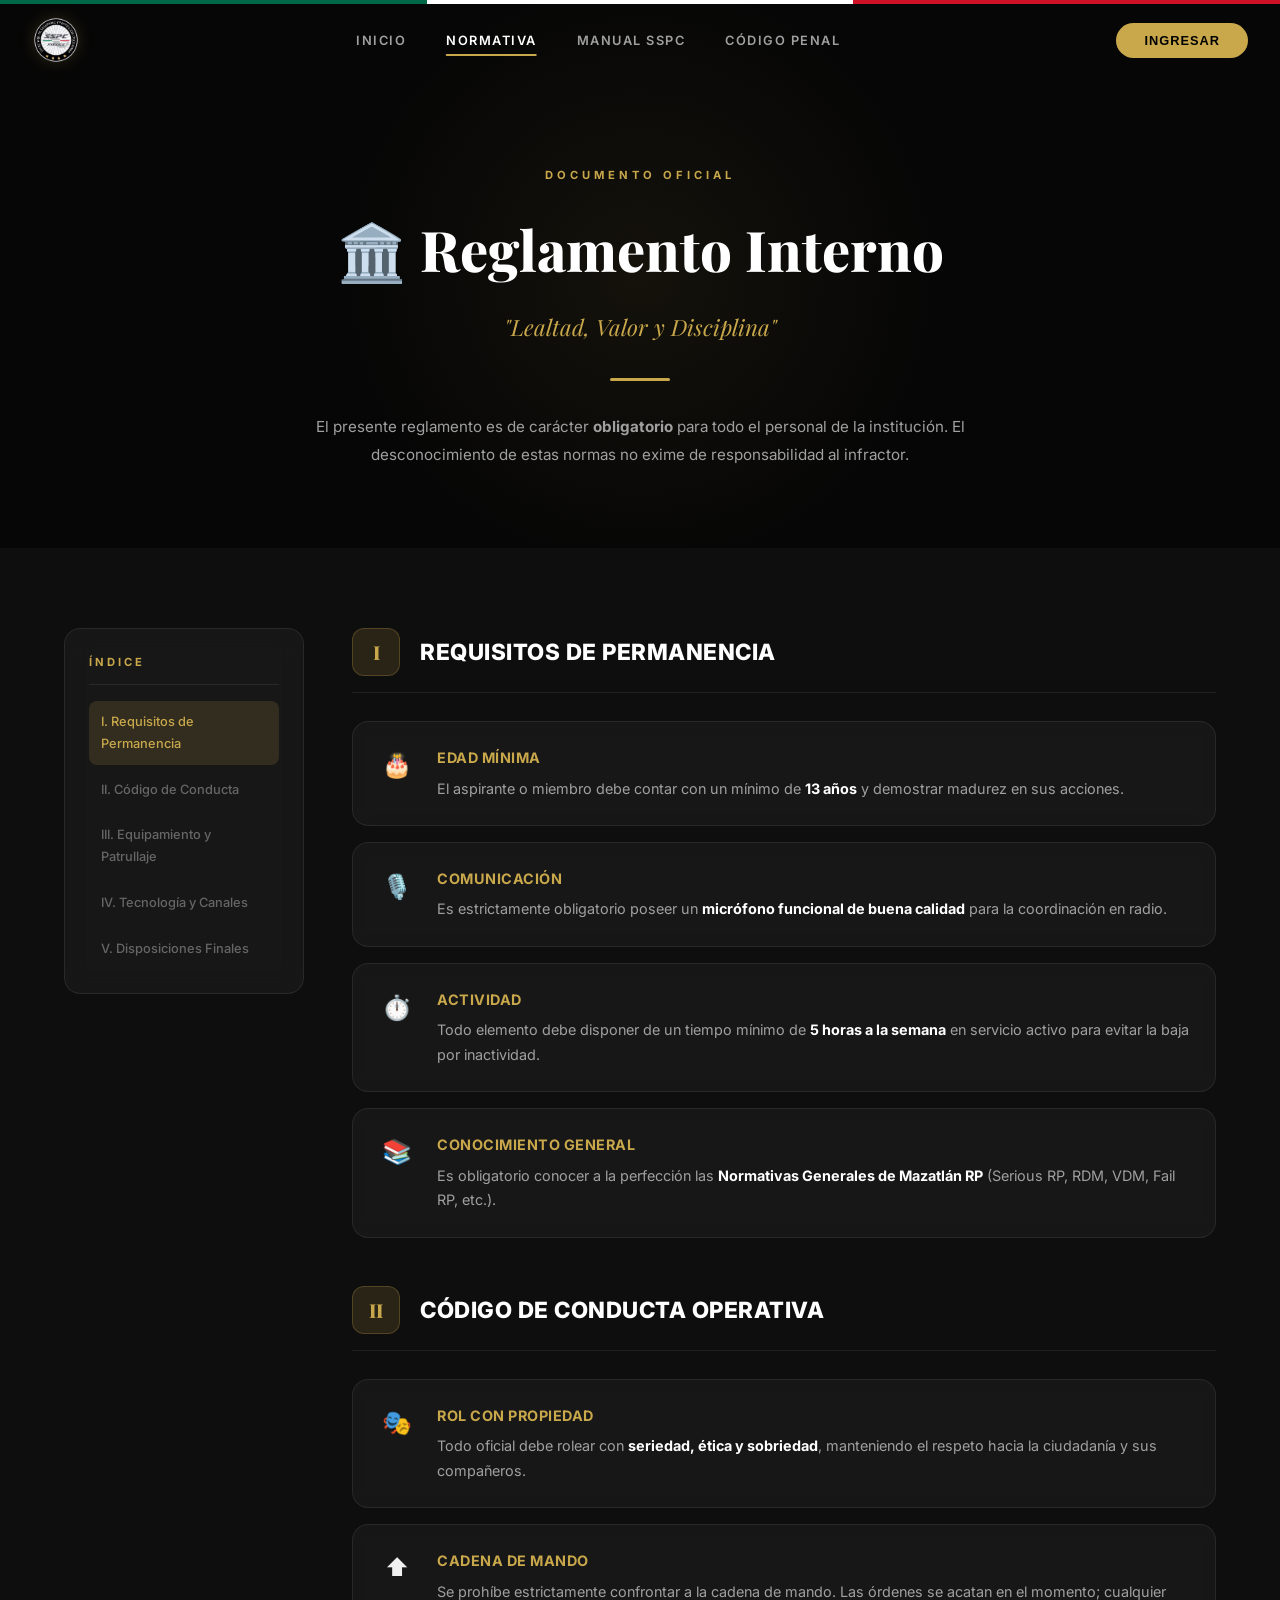
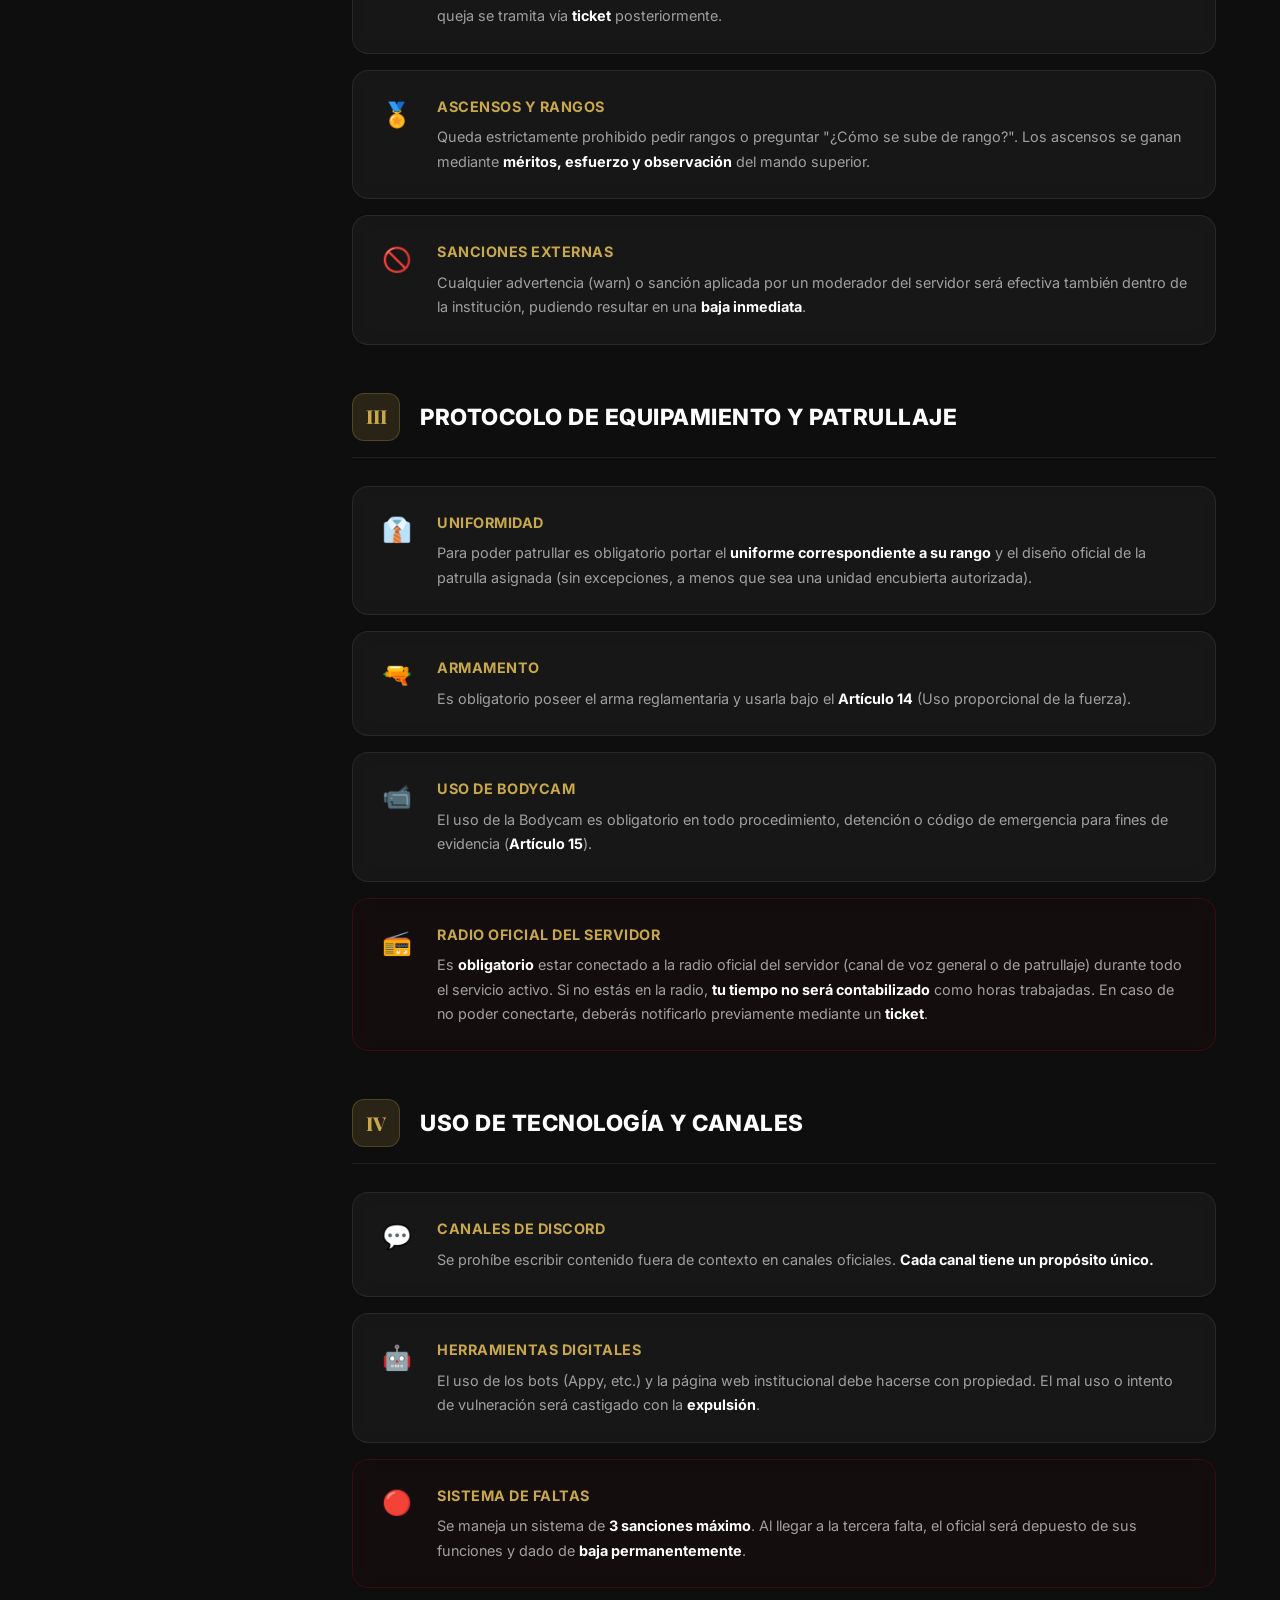
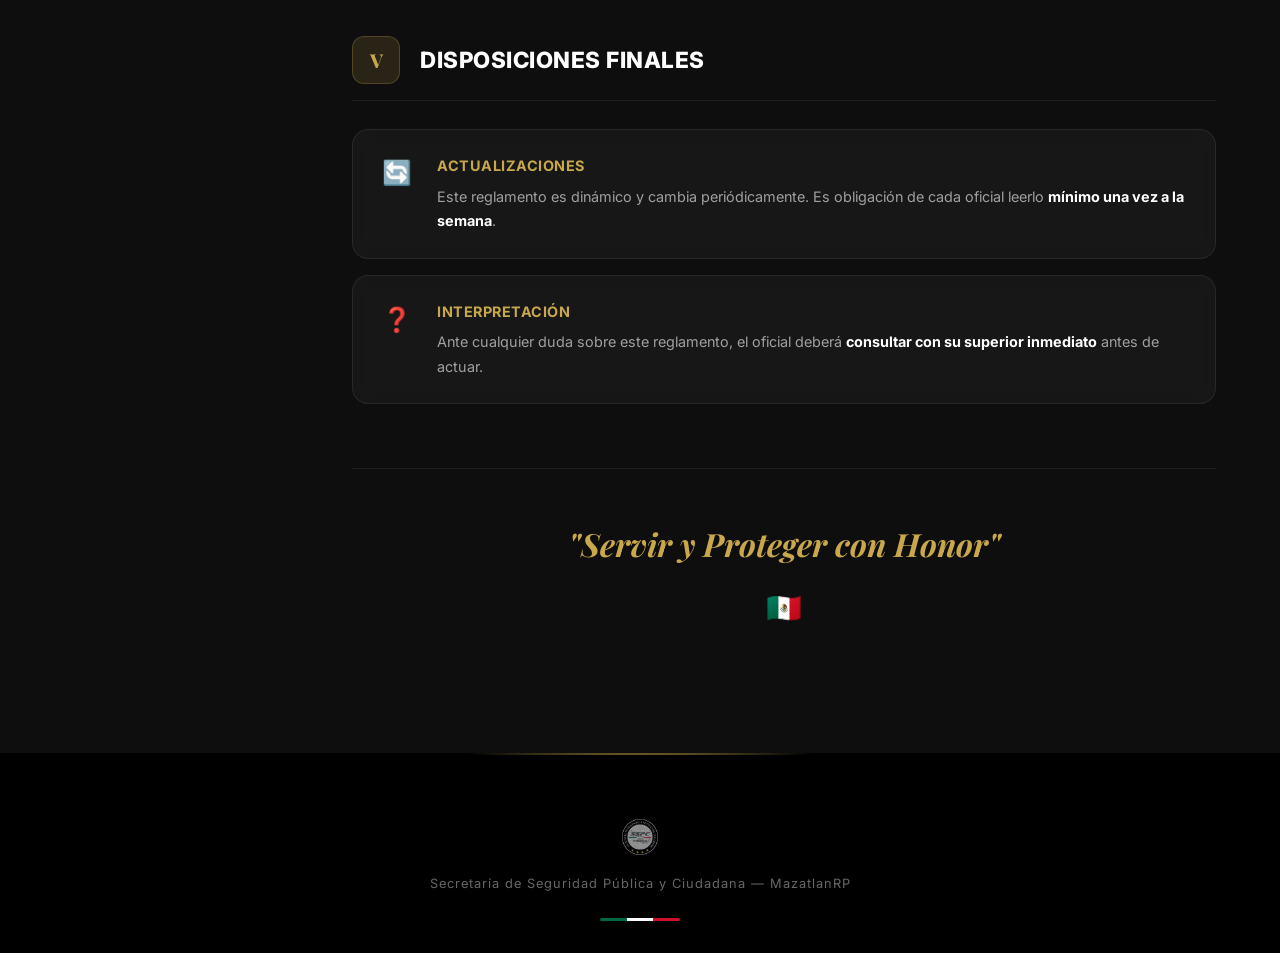
<file: templates/normativa.html>
<!DOCTYPE html>
<html lang="es">

<head>
    <meta charset="UTF-8">
    <meta name="viewport" content="width=device-width, initial-scale=1.0">
    <title>Normativa — SSPC Sinaloa</title>
    <meta name="description"
        content="Reglamento interno de la Secretaría de Seguridad Pública y Ciudadana de Sinaloa. Normativas, código de conducta y protocolos operativos.">
    <link rel="stylesheet" href="/static/style.css">
    <link rel="preconnect" href="https://fonts.googleapis.com">
    <link rel="preconnect" href="https://fonts.gstatic.com" crossorigin>
    <link
        href="https://fonts.googleapis.com/css2?family=Inter:wght@300;400;500;600;700;800;900&family=Playfair+Display:wght@700;800&display=swap"
        rel="stylesheet">
    <link rel="icon" type="image/webp" href="/static/logo.webp">
</head>

<body>

    <!-- Mexican Flag Accent Bar -->
    <div class="mexico-bar" aria-hidden="true">
        <div class="bar-green"></div>
        <div class="bar-white"></div>
        <div class="bar-red"></div>
    </div>

    <!-- Navigation -->
    <nav class="navbar scrolled" id="main-navbar">
        <div class="nav-container">
            <a href="index.html" class="nav-logo">
                <img src="/static/logo.webp"
                    alt="Logo SSPC Sinaloa" id="logo-img">
            </a>

            <ul class="nav-links" id="nav-links">
                <li><a href="index.html">Inicio</a></li>
                <li><a href="normativa.html" class="active">Normativa</a></li>
                <li><a href="manual.html">Manual SSPC</a></li>
                <li><a href="codigo-penal.html">Código Penal</a></li>
            </ul>

            <div class="nav-actions">
                <button class="btn-ingresar" id="btn-login">Ingresar</button>
                <button class="hamburger" id="hamburger" aria-label="Abrir menú">
                    <span></span><span></span><span></span>
                </button>
            </div>
        </div>
    </nav>

    <!-- Mobile Menu Overlay -->
    <div class="mobile-overlay" id="mobile-overlay"></div>
    <div class="mobile-menu" id="mobile-menu">
        <ul>
            <li><a href="index.html">Inicio</a></li>
            <li><a href="normativa.html">Normativa</a></li>
            <li><a href="manual.html">Manual SSPC</a></li>
            <li><a href="codigo-penal.html">Código Penal</a></li>
            <li><a href="#" class="mobile-login">Ingresar al Sistema</a></li>
        </ul>
    </div>

    <main>
        <!-- Page Header -->
        <section class="page-header">
            <div class="page-header-glow"></div>
            <div class="container">
                <div class="section-tag reveal">DOCUMENTO OFICIAL</div>
                <h1 class="page-title reveal">🏛️ Reglamento Interno</h1>
                <p class="page-subtitle reveal">"Lealtad, Valor y Disciplina"</p>
                <div class="page-divider reveal"></div>
                <p class="page-disclaimer reveal">El presente reglamento es de carácter <strong>obligatorio</strong> para todo el personal de la institución. El desconocimiento de estas normas no exime de responsabilidad al infractor.</p>
            </div>
        </section>

        <!-- Reglamento Content -->
        <section class="reglamento-body">
            <div class="container reglamento-container">

                <!-- Sidebar Nav -->
                <aside class="reglamento-sidebar reveal">
                    <div class="sidebar-inner">
                        <h4>Índice</h4>
                        <ul>
                            <li><a href="#cap1" class="sidebar-link active-sidebar">I. Requisitos de Permanencia</a></li>
                            <li><a href="#cap2" class="sidebar-link">II. Código de Conducta</a></li>
                            <li><a href="#cap3" class="sidebar-link">III. Equipamiento y Patrullaje</a></li>
                            <li><a href="#cap4" class="sidebar-link">IV. Tecnología y Canales</a></li>
                            <li><a href="#cap5" class="sidebar-link">V. Disposiciones Finales</a></li>
                        </ul>
                    </div>
                </aside>

                <!-- Main Content -->
                <div class="reglamento-content">

                    <!-- Chapter I -->
                    <article class="chapter reveal" id="cap1">
                        <div class="chapter-header">
                            <span class="chapter-num">I</span>
                            <h2>Requisitos de Permanencia</h2>
                        </div>
                        <div class="chapter-body">
                            <div class="rule-item">
                                <div class="rule-icon">🎂</div>
                                <div>
                                    <h4>Edad Mínima</h4>
                                    <p>El aspirante o miembro debe contar con un mínimo de <strong>13 años</strong> y demostrar madurez en sus acciones.</p>
                                </div>
                            </div>
                            <div class="rule-item">
                                <div class="rule-icon">🎙️</div>
                                <div>
                                    <h4>Comunicación</h4>
                                    <p>Es estrictamente obligatorio poseer un <strong>micrófono funcional de buena calidad</strong> para la coordinación en radio.</p>
                                </div>
                            </div>
                            <div class="rule-item">
                                <div class="rule-icon">⏱️</div>
                                <div>
                                    <h4>Actividad</h4>
                                    <p>Todo elemento debe disponer de un tiempo mínimo de <strong>5 horas a la semana</strong> en servicio activo para evitar la baja por inactividad.</p>
                                </div>
                            </div>
                            <div class="rule-item">
                                <div class="rule-icon">📚</div>
                                <div>
                                    <h4>Conocimiento General</h4>
                                    <p>Es obligatorio conocer a la perfección las <strong>Normativas Generales de Mazatlán RP</strong> (Serious RP, RDM, VDM, Fail RP, etc.).</p>
                                </div>
                            </div>
                        </div>
                    </article>

                    <!-- Chapter II -->
                    <article class="chapter reveal" id="cap2">
                        <div class="chapter-header">
                            <span class="chapter-num">II</span>
                            <h2>Código de Conducta Operativa</h2>
                        </div>
                        <div class="chapter-body">
                            <div class="rule-item">
                                <div class="rule-icon">🎭</div>
                                <div>
                                    <h4>Rol con Propiedad</h4>
                                    <p>Todo oficial debe rolear con <strong>seriedad, ética y sobriedad</strong>, manteniendo el respeto hacia la ciudadanía y sus compañeros.</p>
                                </div>
                            </div>
                            <div class="rule-item">
                                <div class="rule-icon">⬆️</div>
                                <div>
                                    <h4>Cadena de Mando</h4>
                                    <p>Se prohíbe estrictamente confrontar a la cadena de mando. Las órdenes se acatan en el momento; cualquier queja se tramita vía <strong>ticket</strong> posteriormente.</p>
                                </div>
                            </div>
                            <div class="rule-item">
                                <div class="rule-icon">🏅</div>
                                <div>
                                    <h4>Ascensos y Rangos</h4>
                                    <p>Queda estrictamente prohibido pedir rangos o preguntar "¿Cómo se sube de rango?". Los ascensos se ganan mediante <strong>méritos, esfuerzo y observación</strong> del mando superior.</p>
                                </div>
                            </div>
                            <div class="rule-item">
                                <div class="rule-icon">🚫</div>
                                <div>
                                    <h4>Sanciones Externas</h4>
                                    <p>Cualquier advertencia (warn) o sanción aplicada por un moderador del servidor será efectiva también dentro de la institución, pudiendo resultar en una <strong>baja inmediata</strong>.</p>
                                </div>
                            </div>
                        </div>
                    </article>

                    <!-- Chapter III -->
                    <article class="chapter reveal" id="cap3">
                        <div class="chapter-header">
                            <span class="chapter-num">III</span>
                            <h2>Protocolo de Equipamiento y Patrullaje</h2>
                        </div>
                        <div class="chapter-body">
                            <div class="rule-item">
                                <div class="rule-icon">👔</div>
                                <div>
                                    <h4>Uniformidad</h4>
                                    <p>Para poder patrullar es obligatorio portar el <strong>uniforme correspondiente a su rango</strong> y el diseño oficial de la patrulla asignada (sin excepciones, a menos que sea una unidad encubierta autorizada).</p>
                                </div>
                            </div>
                            <div class="rule-item">
                                <div class="rule-icon">🔫</div>
                                <div>
                                    <h4>Armamento</h4>
                                    <p>Es obligatorio poseer el arma reglamentaria y usarla bajo el <strong>Artículo 14</strong> (Uso proporcional de la fuerza).</p>
                                </div>
                            </div>
                            <div class="rule-item">
                                <div class="rule-icon">📹</div>
                                <div>
                                    <h4>Uso de Bodycam</h4>
                                    <p>El uso de la Bodycam es obligatorio en todo procedimiento, detención o código de emergencia para fines de evidencia (<strong>Artículo 15</strong>).</p>
                                </div>
                            </div>
                            <div class="rule-item rule-item-highlight">
                                <div class="rule-icon">📻</div>
                                <div>
                                    <h4>Radio Oficial del Servidor</h4>
                                    <p>Es <strong>obligatorio</strong> estar conectado a la radio oficial del servidor (canal de voz general o de patrullaje) durante todo el servicio activo. Si no estás en la radio, <strong>tu tiempo no será contabilizado</strong> como horas trabajadas. En caso de no poder conectarte, deberás notificarlo previamente mediante un <strong>ticket</strong>.</p>
                                </div>
                            </div>
                        </div>
                    </article>

                    <!-- Chapter IV -->
                    <article class="chapter reveal" id="cap4">
                        <div class="chapter-header">
                            <span class="chapter-num">IV</span>
                            <h2>Uso de Tecnología y Canales</h2>
                        </div>
                        <div class="chapter-body">
                            <div class="rule-item">
                                <div class="rule-icon">💬</div>
                                <div>
                                    <h4>Canales de Discord</h4>
                                    <p>Se prohíbe escribir contenido fuera de contexto en canales oficiales. <strong>Cada canal tiene un propósito único.</strong></p>
                                </div>
                            </div>
                            <div class="rule-item">
                                <div class="rule-icon">🤖</div>
                                <div>
                                    <h4>Herramientas Digitales</h4>
                                    <p>El uso de los bots (Appy, etc.) y la página web institucional debe hacerse con propiedad. El mal uso o intento de vulneración será castigado con la <strong>expulsión</strong>.</p>
                                </div>
                            </div>
                            <div class="rule-item rule-item-highlight">
                                <div class="rule-icon">🔴</div>
                                <div>
                                    <h4>Sistema de Faltas</h4>
                                    <p>Se maneja un sistema de <strong>3 sanciones máximo</strong>. Al llegar a la tercera falta, el oficial será depuesto de sus funciones y dado de <strong>baja permanentemente</strong>.</p>
                                </div>
                            </div>
                        </div>
                    </article>

                    <!-- Chapter V -->
                    <article class="chapter reveal" id="cap5">
                        <div class="chapter-header">
                            <span class="chapter-num">V</span>
                            <h2>Disposiciones Finales</h2>
                        </div>
                        <div class="chapter-body">
                            <div class="rule-item">
                                <div class="rule-icon">🔄</div>
                                <div>
                                    <h4>Actualizaciones</h4>
                                    <p>Este reglamento es dinámico y cambia periódicamente. Es obligación de cada oficial leerlo <strong>mínimo una vez a la semana</strong>.</p>
                                </div>
                            </div>
                            <div class="rule-item">
                                <div class="rule-icon">❓</div>
                                <div>
                                    <h4>Interpretación</h4>
                                    <p>Ante cualquier duda sobre este reglamento, el oficial deberá <strong>consultar con su superior inmediato</strong> antes de actuar.</p>
                                </div>
                            </div>
                        </div>
                    </article>

                    <!-- Final Motto -->
                    <div class="reglamento-footer reveal">
                        <div class="motto-block">
                            <span class="motto-quote">"Servir y Proteger con Honor"</span>
                            <span class="motto-flag">🇲🇽</span>
                        </div>
                    </div>

                </div>
            </div>
        </section>
    </main>

    <!-- Footer -->
    <footer class="footer">
        <div class="footer-glow"></div>
        <div class="container">
            <img src="/static/logo.webp"
                alt="SSPC" class="footer-logo">
            <p class="footer-motto">Secretaría de Seguridad Pública y Ciudadana — MazatlanRP</p>
            <div class="footer-bar">
                <div class="bar-green"></div>
                <div class="bar-white"></div>
                <div class="bar-red"></div>
            </div>
        </div>
    </footer>

    <script src="/static/script.js"></script>
</body>

</html>
</file>
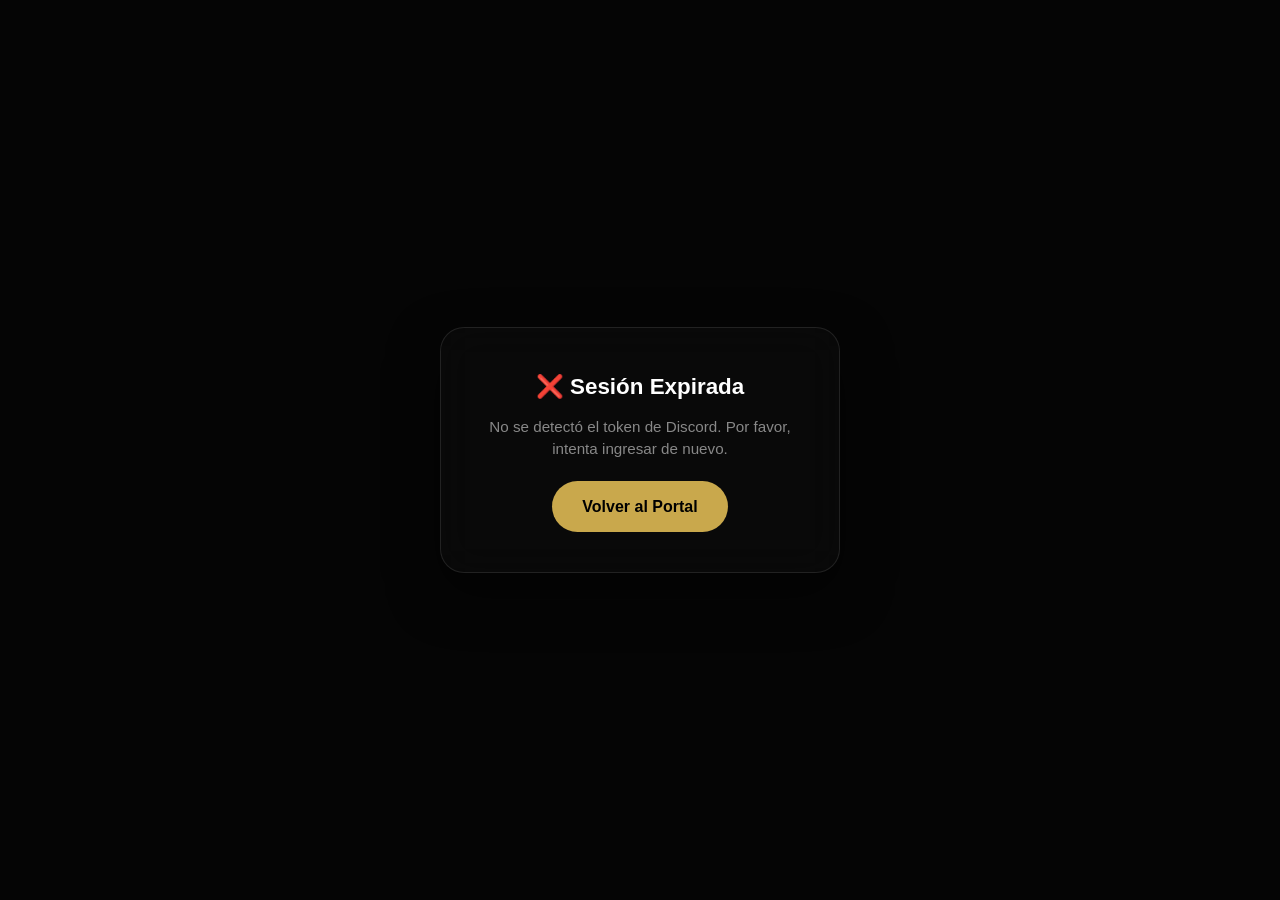
<file: templates/verificacion.html>
<!DOCTYPE html>
<html lang="es">

<head>
    <meta charset="UTF-8">
    <meta name="viewport" content="width=device-width, initial-scale=1.0">
    <title>Paso de Mando | Verificación SSPC</title>
    <link rel="stylesheet" href="/static/style.css">
    <style>
        body { background: #050505; color: white; font-family: 'Inter', sans-serif; display: flex; align-items: center; justify-content: center; min-height: 100vh; margin: 0; }
        .verify-card { background: rgba(255,255,255,0.02); backdrop-filter: blur(20px); border: 1px solid rgba(255,255,255,0.1); border-radius: 24px; padding: 40px; width: 100%; max-width: 400px; text-align: center; box-shadow: 0 20px 50px rgba(0,0,0,0.5); }
        .spinner { width: 40px; height: 40px; border: 3px solid rgba(201,168,76,0.1); border-left-color: #c9a84c; border-radius: 50%; margin: 0 auto 20px; animation: spin 1s linear infinite; }
        @keyframes spin { to { transform: rotate(360deg); } }
        .btn { display: inline-block; background: #c9a84c; color: #000; padding: 12px 30px; border-radius: 50px; font-weight: 700; text-decoration: none; margin-top: 20px; transition: 0.3s; }
        .btn:hover { background: #e0bc5a; transform: translateY(-3px); }
        .status-msg { font-size: 1.4rem; font-weight: 800; margin-bottom: 10px; }
        .status-desc { color: #888; font-size: 0.95rem; line-height: 1.5; }
    </style>
    <link rel="icon" type="image/webp" href="/static/logo.webp">
</head>

<body>
    <div class="verify-card">
        <div id="loading">
            <div class="spinner"></div>
            <p>Comprobando Rango Policial...</p>
        </div>

        <div id="result" style="display:none">
            <h1 id="title" class="status-msg"></h1>
            <p id="desc" class="status-desc"></p>
            <a href="index.html" class="btn">Volver al Portal</a>
        </div>
    </div>

    <script>
        const GUILD_ID = '1496724468012285982'; // Tu servidor de Discord
        const ROLE_ID = '1496724468033261706';  // El rol de Oficial / Staff

        async function verifyMember() {
            const hash = new URLSearchParams(window.location.hash.slice(1));
            const token = hash.get('access_token');

            if (!token) {
                showResult('❌ Sesión Expirada', 'No se detectó el token de Discord. Por favor, intenta ingresar de nuevo.');
                return;
            }

            try {
                // Consultamos directamente el "Member Object" del usuario logueado en ESE servidor específico
                // Esto es posible gracias al scope "guilds.members.read"
                const response = await fetch(`https://discord.com/api/users/@me/guilds/${GUILD_ID}/member`, {
                    headers: { 'Authorization': `Bearer ${token}` }
                });

                if (response.status === 404) {
                    showResult('🚫 No Detectado', 'No hemos encontrado tu registro en el servidor de la SSPC Sinaloa. Asegúrate de haberte unido.');
                    return;
                }

                if (!response.ok) {
                    throw new Error('Error al conectar con la base de datos de Discord.');
                }

                const memberData = await response.json();
                const hasTheRole = memberData.roles.includes(ROLE_ID);

                if (hasTheRole) {
                    // Obtener perfil
                    const uResp = await fetch('https://discord.com/api/users/@me', {
                        headers: { Authorization: `Bearer ${token}` }
                    });
                    const userData = await uResp.json();

                    // Guardar Sesión
                    const sessionData = {
                        username: userData.username,
                        discriminator: userData.discriminator,
                        avatar: userData.avatar ? `https://cdn.discordapp.com/avatars/${userData.id}/${userData.avatar}.png` : 'https://cdn.discordapp.com/embed/avatars/0.png',
                        roles: memberData.roles, // Guardamos todos los roles para el rango
                        isVerified: true
                    };
                    localStorage.setItem('sspc_session', JSON.stringify(sessionData));

                    // REDIRECCIÓN INMEDIATA
                    window.location.href = 'dashboard.html';
                } else {
                    showResult('❌ Rango Insuficiente', 'Tu identidad es válida, pero no posees el Rol Institucional requerido para acceder.');
                }

            } catch (err) {
                console.error(err);
                showResult('⚠️ Error de Sistema', 'Ocurrió un problema técnico. Intenta recargar la página.');
            }
        }

        function showResult(title, desc) {
            document.getElementById('loading').style.display = 'none';
            document.getElementById('result').style.display = 'block';
            document.getElementById('title').textContent = title;
            document.getElementById('desc').textContent = desc;
        }

        window.onload = verifyMember;
    </script>
</body>

</html>
</file>
<file: static/style.css>
/* ═══════════════════════════════════════════
   SSPC SINALOA — PROFESSIONAL DESIGN SYSTEM
   ═══════════════════════════════════════════ */

:root {
    /* Color Palette */
    --black: #000000;
    --bg-base: #060606;
    --bg-elevated: #0e0e0e;
    --bg-surface: #161616;
    --glass: rgba(255, 255, 255, 0.04);
    --glass-border: rgba(255, 255, 255, 0.08);
    --glass-hover: rgba(255, 255, 255, 0.07);
    --gold: #c9a84c;
    --gold-light: #e0c068;
    --gold-dim: rgba(201, 168, 76, 0.15);
    --gold-glow: rgba(201, 168, 76, 0.3);
    --white: #ffffff;
    --text-primary: #f0f0f0;
    --text-secondary: #a0a0a0;
    --text-muted: #666666;
    --mexico-green: #006847;
    --mexico-red: #ce1126;

    /* Typography */
    --font-body: 'Inter', -apple-system, BlinkMacSystemFont, sans-serif;
    --font-display: 'Playfair Display', Georgia, serif;

    /* Spacing */
    --section-padding: 120px;
    --container-max: 1200px;

    /* Motion */
    --ease: cubic-bezier(0.25, 0.46, 0.45, 0.94);
    --ease-out: cubic-bezier(0.16, 1, 0.3, 1);
    --duration: 0.5s;
}

/* ── Reset ── */
*,
*::before,
*::after {
    margin: 0;
    padding: 0;
    box-sizing: border-box;
}

html {
    scroll-behavior: smooth;
    -webkit-font-smoothing: antialiased;
    -moz-osx-font-smoothing: grayscale;
}

body {
    font-family: var(--font-body);
    background-color: var(--bg-base);
    color: var(--text-primary);
    line-height: 1.7;
    overflow-x: hidden;
}

.container {
    max-width: var(--container-max);
    margin: 0 auto;
    padding: 0 24px;
}

img {
    max-width: 100%;
    display: block;
}

a {
    text-decoration: none;
}

ul {
    list-style: none;
}

/* ── Mexican Flag Bar ── */
.mexico-bar {
    position: fixed;
    top: 0;
    left: 0;
    width: 100%;
    height: 4px;
    display: flex;
    z-index: 9999;
}

.bar-green {
    background: var(--mexico-green);
    flex: 1;
}

.bar-white {
    background: var(--white);
    flex: 1;
}

.bar-red {
    background: var(--mexico-red);
    flex: 1;
}

/* ── Navbar ── */
.navbar {
    position: fixed;
    top: 4px;
    left: 0;
    width: 100%;
    height: 72px;
    z-index: 1000;
    transition: all 0.4s var(--ease);
}

.navbar.scrolled {
    background: rgba(6, 6, 6, 0.92);
    backdrop-filter: blur(20px) saturate(180%);
    -webkit-backdrop-filter: blur(20px) saturate(180%);
    border-bottom: 1px solid var(--glass-border);
    box-shadow: 0 8px 32px rgba(0, 0, 0, 0.5);
}

.nav-container {
    max-width: 1400px;
    margin: 0 auto;
    height: 100%;
    display: flex;
    align-items: center;
    justify-content: space-between;
    padding: 0 32px;
}

.nav-logo {
    display: flex;
    align-items: center;
}

.nav-logo img {
    height: 48px;
    width: auto;
    transition: all 0.4s var(--ease);
    filter: drop-shadow(0 0 8px rgba(201, 168, 76, 0.2));
}

.nav-logo img:hover {
    filter: drop-shadow(0 0 16px rgba(201, 168, 76, 0.5));
    transform: scale(1.05);
}

.nav-links {
    display: flex;
    gap: 40px;
}

.nav-links a {
    color: var(--text-secondary);
    font-weight: 600;
    font-size: 0.8rem;
    text-transform: uppercase;
    letter-spacing: 1.5px;
    padding: 8px 0;
    position: relative;
    transition: color 0.3s var(--ease);
}

.nav-links a::after {
    content: '';
    position: absolute;
    bottom: 0;
    left: 50%;
    transform: translateX(-50%);
    width: 0;
    height: 2px;
    background: var(--gold);
    border-radius: 1px;
    transition: width 0.3s var(--ease);
}

.nav-links a:hover,
.nav-links a.active {
    color: var(--white);
}

.nav-links a:hover::after,
.nav-links a.active::after {
    width: 100%;
}

.nav-actions {
    display: flex;
    align-items: center;
    gap: 16px;
}

.btn-ingresar {
    background: var(--gold);
    color: var(--black);
    border: none;
    padding: 10px 28px;
    border-radius: 100px;
    font-weight: 700;
    font-size: 0.8rem;
    text-transform: uppercase;
    letter-spacing: 1px;
    cursor: pointer;
    transition: all 0.3s var(--ease);
    position: relative;
    overflow: hidden;
}

.btn-ingresar::before {
    content: '';
    position: absolute;
    inset: 0;
    background: linear-gradient(45deg, transparent, rgba(255, 255, 255, 0.2), transparent);
    transform: translateX(-100%);
    transition: transform 0.6s var(--ease);
}

.btn-ingresar:hover {
    background: var(--gold-light);
    transform: translateY(-2px);
    box-shadow: 0 8px 24px var(--gold-glow);
}

.btn-ingresar:hover::before {
    transform: translateX(100%);
}

/* ── Nav Profile (Logged In) ── */
.nav-profile {
    display: flex;
    align-items: center;
    gap: 12px;
    background: rgba(255, 255, 255, 0.05);
    border: 1px solid var(--glass-border);
    padding: 6px 16px 6px 6px;
    border-radius: 100px;
    cursor: pointer;
    transition: all 0.3s var(--ease);
    text-decoration: none;
    position: relative; /* Importante para el dropdown */
}

.nav-profile:hover {
    background: rgba(255, 255, 255, 0.1);
    border-color: var(--gold);
}

/* Dropdown Menu */
.profile-dropdown {
    position: absolute;
    top: calc(100% + 15px);
    right: 0;
    width: 180px;
    background: var(--bg-elevated);
    border: 1px solid var(--glass-border);
    backdrop-filter: blur(20px);
    border-radius: 15px;
    padding: 10px;
    opacity: 0;
    visibility: hidden;
    transform: translateY(10px);
    transition: all 0.3s var(--ease);
    box-shadow: 0 10px 30px rgba(0,0,0,0.5);
    z-index: 2000;
}

.nav-profile:hover .profile-dropdown {
    opacity: 1;
    visibility: visible;
    transform: translateY(0);
}

.dropdown-link {
    display: block;
    padding: 10px 15px;
    color: var(--text-secondary);
    text-decoration: none;
    font-size: 0.85rem;
    font-weight: 600;
    border-radius: 8px;
    transition: all 0.2s;
}

.dropdown-link:hover {
    background: rgba(255,255,255,0.05);
    color: var(--white);
}

.dropdown-link.logout {
    color: #ff6b6b;
    border-top: 1px solid var(--glass-border);
    margin-top: 5px;
    padding-top: 15px;
}

.nav-avatar {
    width: 32px;
    height: 32px;
    border-radius: 50%;
    border: 1px solid var(--gold);
    object-fit: cover;
}

.nav-username {
    color: var(--white);
    font-size: 0.85rem;
    font-weight: 700;
    max-width: 100px;
    overflow: hidden;
    text-overflow: ellipsis;
    white-space: nowrap;
}

.mobile-profile-item {
    display: flex;
    align-items: center;
    gap: 15px;
    padding: 15px;
    background: rgba(255,255,255,0.05);
    border: 1px solid var(--glass-border);
    border-radius: 15px;
    margin: 10px 20px;
}


/* Hamburger */
.hamburger {
    display: none;
    flex-direction: column;
    gap: 5px;
    background: none;
    border: none;
    cursor: pointer;
    padding: 8px;
    z-index: 1100;
}

.hamburger span {
    width: 24px;
    height: 2px;
    background: var(--white);
    border-radius: 2px;
    transition: all 0.3s var(--ease);
}

.hamburger.open span:nth-child(1) {
    transform: rotate(45deg) translate(5px, 5px);
}

.hamburger.open span:nth-child(2) {
    opacity: 0;
}

.hamburger.open span:nth-child(3) {
    transform: rotate(-45deg) translate(5px, -5px);
}

/* Mobile Menu */
.mobile-overlay {
    position: fixed;
    inset: 0;
    background: rgba(0, 0, 0, 0.7);
    z-index: 1050;
    opacity: 0;
    pointer-events: none;
    transition: opacity 0.4s var(--ease);
}

.mobile-overlay.active {
    opacity: 1;
    pointer-events: all;
}

.mobile-menu {
    position: fixed;
    top: 0;
    right: -320px;
    width: 300px;
    height: 100vh;
    background: var(--bg-elevated);
    border-left: 1px solid var(--glass-border);
    z-index: 1060;
    padding: 100px 32px 32px;
    transition: right 0.5s var(--ease-out);
}

.mobile-menu.active {
    right: 0;
}

.mobile-menu ul {
    display: flex;
    flex-direction: column;
    gap: 8px;
}

.mobile-menu a {
    color: var(--text-secondary);
    font-size: 1.1rem;
    font-weight: 600;
    padding: 14px 16px;
    border-radius: 12px;
    display: block;
    transition: all 0.3s var(--ease);
}

.mobile-menu a:hover {
    color: var(--white);
    background: var(--glass);
}

.mobile-login {
    color: var(--gold) !important;
    border: 1px solid var(--gold-dim);
    text-align: center;
    margin-top: 16px;
}

/* ── Hero ── */
.hero {
    position: relative;
    min-height: 100vh;
    display: flex;
    align-items: center;
    justify-content: center;
    text-align: center;
    overflow: hidden;
}

.hero-bg {
    position: absolute;
    inset: 0;
    background-image: url('https://media.discordapp.net/attachments/1496724469673361566/1496747573866790942/FONDO.png?ex=69eb024d&is=69e9b0cd&hm=f0747572f5455cf233a8c2d7f36223a0a85d7b938f2e3c4d79ac03f40479d063&=&format=webp&quality=lossless&width=1466&height=800');
    background-size: cover;
    background-position: center;
    transform: scale(1.1);
    animation: heroZoom 20s ease alternate infinite;
}

@keyframes heroZoom {
    0% {
        transform: scale(1.1);
    }

    100% {
        transform: scale(1);
    }
}

.hero-overlay {
    position: absolute;
    inset: 0;
    background: linear-gradient(180deg,
            rgba(6, 6, 6, 0.6) 0%,
            rgba(6, 6, 6, 0.4) 40%,
            rgba(6, 6, 6, 0.7) 70%,
            rgba(6, 6, 6, 1) 100%);
}

.hero-particles {
    position: absolute;
    inset: 0;
    pointer-events: none;
}

.hero-content {
    position: relative;
    z-index: 2;
    max-width: 860px;
    padding: 0 24px;
}

.hero-badge {
    display: inline-block;
    background: var(--gold-dim);
    border: 1px solid rgba(201, 168, 76, 0.25);
    color: var(--gold);
    font-size: 0.7rem;
    font-weight: 700;
    letter-spacing: 3px;
    text-transform: uppercase;
    padding: 8px 24px;
    border-radius: 100px;
    margin-bottom: 28px;
}

.hero h1 {
    font-family: var(--font-display);
    font-size: clamp(2.4rem, 6vw, 4.8rem);
    font-weight: 800;
    line-height: 1.08;
    margin-bottom: 24px;
    background: linear-gradient(135deg, var(--white) 0%, var(--gold-light) 50%, var(--white) 100%);
    background-size: 200% auto;
    -webkit-background-clip: text;
    -webkit-text-fill-color: transparent;
    background-clip: text;
    animation: shimmer 6s linear infinite;
}

@keyframes shimmer {
    to {
        background-position: 200% center;
    }
}

.hero-sub {
    font-size: clamp(0.95rem, 1.5vw, 1.15rem);
    color: var(--text-secondary);
    max-width: 620px;
    margin: 0 auto 40px;
    line-height: 1.8;
}

.hero-btns {
    display: flex;
    gap: 16px;
    justify-content: center;
    flex-wrap: wrap;
}

.btn-gold,
.btn-outline {
    padding: 14px 36px;
    border-radius: 100px;
    font-weight: 700;
    font-size: 0.85rem;
    text-transform: uppercase;
    letter-spacing: 1px;
    transition: all 0.4s var(--ease);
    position: relative;
    overflow: hidden;
}

.btn-gold {
    background: var(--gold);
    color: var(--black);
}

.btn-gold:hover {
    background: var(--gold-light);
    transform: translateY(-3px);
    box-shadow: 0 12px 32px var(--gold-glow);
}

.btn-outline {
    background: transparent;
    color: var(--white);
    border: 1.5px solid rgba(255, 255, 255, 0.25);
}

.btn-outline:hover {
    border-color: var(--gold);
    color: var(--gold);
    background: var(--gold-dim);
    transform: translateY(-3px);
}

/* Scroll CTA */
.scroll-cta {
    display: inline-flex;
    flex-direction: column;
    align-items: center;
    gap: 8px;
    margin-top: 56px;
    color: var(--text-muted);
    font-size: 0.7rem;
    text-transform: uppercase;
    letter-spacing: 3px;
    font-weight: 600;
    transition: color 0.3s var(--ease);
}

.scroll-cta:hover {
    color: var(--gold);
}

.scroll-cta svg {
    animation: bounceDown 2s var(--ease) infinite;
}

@keyframes bounceDown {

    0%,
    100% {
        transform: translateY(0);
    }

    50% {
        transform: translateY(8px);
    }
}

/* ── Section Shared ── */
.section-tag {
    display: inline-block;
    color: var(--gold);
    font-size: 0.7rem;
    font-weight: 700;
    letter-spacing: 4px;
    text-transform: uppercase;
    margin-bottom: 16px;
}

.section-title {
    font-family: var(--font-display);
    font-size: clamp(1.8rem, 4vw, 2.8rem);
    font-weight: 800;
    color: var(--white);
    margin-bottom: 16px;
}

.section-lead {
    font-size: 1.05rem;
    color: var(--text-secondary);
    max-width: 640px;
    margin-bottom: 48px;
}

/* ── About Section ── */
.section-about {
    padding: var(--section-padding) 0;
    background: var(--bg-base);
    text-align: center;
}

.section-about .section-lead {
    margin-left: auto;
    margin-right: auto;
}

.mission-card {
    position: relative;
    background: var(--glass);
    backdrop-filter: blur(16px);
    -webkit-backdrop-filter: blur(16px);
    border: 1px solid var(--glass-border);
    border-radius: 24px;
    padding: 48px;
    max-width: 800px;
    margin: 0 auto;
    font-size: 1.05rem;
    color: var(--text-secondary);
    line-height: 1.9;
    overflow: hidden;
    transition: border-color 0.4s var(--ease);
}

.mission-card:hover {
    border-color: rgba(201, 168, 76, 0.2);
}

.mission-glow {
    position: absolute;
    top: -50%;
    left: -50%;
    width: 200%;
    height: 200%;
    background: radial-gradient(circle at center, var(--gold-dim) 0%, transparent 60%);
    opacity: 0;
    transition: opacity 0.6s var(--ease);
    pointer-events: none;
}

.mission-card:hover .mission-glow {
    opacity: 1;
}

.mission-card strong {
    color: var(--gold);
}

/* ── Functions Section ── */
.section-functions {
    padding: var(--section-padding) 0;
    background: var(--bg-elevated);
    text-align: center;
}

.section-functions .section-lead {
    margin-left: auto;
    margin-right: auto;
}

.functions-grid {
    display: grid;
    grid-template-columns: repeat(4, 1fr);
    gap: 24px;
    margin-top: 16px;
}

.func-card {
    background: var(--glass);
    backdrop-filter: blur(8px);
    -webkit-backdrop-filter: blur(8px);
    border: 1px solid var(--glass-border);
    border-radius: 20px;
    padding: 36px 24px;
    text-align: center;
    transition: all 0.4s var(--ease);
}

.func-card:hover {
    transform: translateY(-8px);
    border-color: rgba(201, 168, 76, 0.3);
    background: var(--glass-hover);
    box-shadow: 0 20px 60px rgba(0, 0, 0, 0.4);
}

.func-icon {
    font-size: 2.4rem;
    margin-bottom: 16px;
}

.func-card h4 {
    color: var(--white);
    font-size: 0.95rem;
    font-weight: 700;
    margin-bottom: 8px;
    text-transform: uppercase;
    letter-spacing: 0.5px;
}

.func-card p {
    color: var(--text-secondary);
    font-size: 0.85rem;
    line-height: 1.6;
}

/* ── Process / Timeline Section ── */
.section-process {
    padding: var(--section-padding) 0;
    background: var(--bg-base);
    text-align: center;
}

.section-process .section-lead {
    margin-left: auto;
    margin-right: auto;
}

.timeline {
    position: relative;
    max-width: 700px;
    margin: 0 auto 64px;
    text-align: left;
}

.timeline-line {
    position: absolute;
    left: 24px;
    top: 0;
    bottom: 0;
    width: 2px;
    background: linear-gradient(180deg, var(--gold) 0%, var(--glass-border) 100%);
}

.timeline-item {
    display: flex;
    gap: 32px;
    position: relative;
    padding-bottom: 40px;
}

.timeline-item:last-child {
    padding-bottom: 0;
}

.timeline-dot {
    flex-shrink: 0;
    width: 50px;
    height: 50px;
    border-radius: 50%;
    background: var(--bg-base);
    border: 2px solid var(--gold);
    display: flex;
    align-items: center;
    justify-content: center;
    z-index: 1;
    transition: all 0.4s var(--ease);
}

.timeline-dot span {
    color: var(--gold);
    font-weight: 800;
    font-size: 1rem;
}

.timeline-item:hover .timeline-dot {
    background: var(--gold);
    box-shadow: 0 0 24px var(--gold-glow);
}

.timeline-item:hover .timeline-dot span {
    color: var(--black);
}

.timeline-content {
    background: var(--glass);
    backdrop-filter: blur(8px);
    -webkit-backdrop-filter: blur(8px);
    border: 1px solid var(--glass-border);
    border-radius: 16px;
    padding: 24px 28px;
    flex: 1;
    transition: all 0.4s var(--ease);
}

.timeline-item:hover .timeline-content {
    border-color: rgba(201, 168, 76, 0.2);
    background: var(--glass-hover);
}

.timeline-content h4 {
    color: var(--gold);
    font-size: 0.95rem;
    font-weight: 700;
    text-transform: uppercase;
    letter-spacing: 0.5px;
    margin-bottom: 8px;
}

.timeline-content p {
    color: var(--text-secondary);
    font-size: 0.9rem;
    line-height: 1.7;
}

/* Warning Banner */
.warning-banner {
    display: flex;
    align-items: center;
    gap: 20px;
    background: rgba(206, 17, 38, 0.06);
    border: 1px solid rgba(206, 17, 38, 0.15);
    border-radius: 16px;
    padding: 24px 32px;
    max-width: 700px;
    margin: 0 auto 48px;
    text-align: left;
}

.warning-icon {
    font-size: 2rem;
    flex-shrink: 0;
}

.warning-text {
    color: var(--text-secondary);
    font-size: 0.9rem;
    line-height: 1.7;
}

.warning-text strong {
    color: var(--mexico-red);
}

/* Motto */
.motto-block {
    text-align: center;
}

.motto-quote {
    font-family: var(--font-display);
    font-size: clamp(1.4rem, 3vw, 2rem);
    font-weight: 700;
    color: var(--gold);
    font-style: italic;
}

.motto-flag {
    font-size: 1.8rem;
    display: block;
    margin-top: 12px;
}

/* ── Footer ── */
.footer {
    position: relative;
    padding: 64px 0 32px;
    background: var(--black);
    text-align: center;
    overflow: hidden;
}

.footer-glow {
    position: absolute;
    top: 0;
    left: 50%;
    transform: translateX(-50%);
    width: 400px;
    height: 2px;
    background: radial-gradient(ellipse, var(--gold) 0%, transparent 70%);
}

.footer-logo {
    height: 40px;
    margin: 0 auto 16px;
    opacity: 0.6;
}

.footer-motto {
    color: var(--text-muted);
    font-size: 0.8rem;
    letter-spacing: 1px;
    margin-bottom: 24px;
}

.footer-bar {
    display: flex;
    width: 80px;
    height: 3px;
    margin: 0 auto;
    border-radius: 3px;
    overflow: hidden;
}

.footer-bar .bar-green,
.footer-bar .bar-white,
.footer-bar .bar-red {
    flex: 1;
}

/* ── Scroll Reveal Animations ── */
.reveal {
    opacity: 0;
    transform: translateY(40px);
    transition: opacity 0.8s var(--ease-out), transform 0.8s var(--ease-out);
}

.reveal.visible {
    opacity: 1;
    transform: translateY(0);
}

.reveal:nth-child(2) {
    transition-delay: 0.1s;
}

.reveal:nth-child(3) {
    transition-delay: 0.2s;
}

.reveal:nth-child(4) {
    transition-delay: 0.3s;
}

/* ── Responsive ── */

/* Tablet */
@media (max-width: 992px) {
    :root {
        --section-padding: 80px;
    }

    .nav-links {
        display: none;
    }

    .btn-ingresar {
        display: none;
    }

    .hamburger {
        display: flex;
    }

    .functions-grid {
        grid-template-columns: repeat(2, 1fr);
    }

    .timeline {
        padding-left: 0;
    }

    /* Hide sidebar on tablet — content goes full width */
    .reglamento-container {
        flex-direction: column;
    }

    .reglamento-sidebar {
        display: none;
    }

    .reglamento-content {
        width: 100%;
    }

    /* Table scroll hint */
    .codes-table-wrapper {
        position: relative;
    }

    .codes-table th,
    .codes-table td {
        padding: 12px 14px;
        font-size: 0.82rem;
    }

    /* Miranda card */
    .miranda-card {
        padding: 28px 24px;
    }

    /* Page header */
    .page-header {
        padding: 140px 0 60px;
    }
}

/* Mobile */
@media (max-width: 600px) {
    :root {
        --section-padding: 60px;
    }

    .nav-container {
        padding: 0 16px;
    }

    .nav-logo img {
        height: 38px;
    }

    .hero-content {
        padding: 0 16px;
    }

    .hero-btns {
        flex-direction: column;
        align-items: center;
    }

    .btn-gold,
    .btn-outline {
        width: 100%;
        max-width: 280px;
        text-align: center;
    }

    .functions-grid {
        grid-template-columns: 1fr;
        gap: 16px;
    }

    .mission-card {
        padding: 28px 20px;
    }

    .timeline-item {
        gap: 16px;
    }

    .timeline-dot {
        width: 40px;
        height: 40px;
    }

    .timeline-line {
        left: 19px;
    }

    .timeline-content {
        padding: 20px;
    }

    .warning-banner {
        flex-direction: column;
        text-align: center;
        padding: 20px;
    }

    .section-title {
        font-size: 1.6rem;
    }

    /* Page header mobile */
    .page-header {
        padding: 120px 0 48px;
    }

    .page-title {
        font-size: 1.6rem;
    }

    .page-subtitle {
        font-size: 0.95rem;
    }

    .page-disclaimer {
        font-size: 0.85rem;
    }

    /* Chapters */
    .chapter-header {
        gap: 14px;
    }

    .chapter-num {
        width: 40px;
        height: 40px;
        font-size: 1rem;
        border-radius: 10px;
    }

    .chapter-header h2 {
        font-size: 1rem;
    }

    /* Rule items */
    .rule-item {
        padding: 18px 16px;
        gap: 14px;
        flex-direction: column;
    }

    .rule-icon {
        width: 32px;
        height: 32px;
        font-size: 1.2rem;
    }

    .rule-item h4 {
        font-size: 0.82rem;
    }

    .rule-item p {
        font-size: 0.82rem;
    }

    /* Tables */
    .codes-table th,
    .codes-table td {
        padding: 10px 12px;
        font-size: 0.75rem;
    }

    .codes-table th {
        font-size: 0.65rem;
    }

    .code-example {
        font-size: 0.72rem;
    }

    .code-example-block {
        font-size: 0.78rem;
        padding: 8px 12px;
    }

    /* Miranda */
    .miranda-card {
        padding: 20px 16px;
    }

    .miranda-list li {
        padding: 10px 12px;
        font-size: 0.82rem;
    }

    .miranda-short-card .code-example-block {
        font-size: 0.8rem;
        padding: 16px 16px;
    }

    /* Tip box */
    .tip-box {
        padding: 18px 16px;
    }

    .tip-box p {
        font-size: 0.82rem;
    }

    /* Radio warning */
    .radio-warning {
        padding: 18px 16px;
    }

    /* Dividers */
    .manual-divider {
        margin: 40px 0;
    }

    /* Footer */
    .footer {
        padding: 40px 0 24px;
    }

    .footer-logo {
        height: 32px;
    }

    .motto-quote {
        font-size: 1.1rem;
    }
}

/* ═══════════════════════════════════
   NORMATIVA PAGE STYLES
   ═══════════════════════════════════ */

/* Page Header */
.page-header {
    position: relative;
    padding: 160px 0 80px;
    background: var(--bg-base);
    text-align: center;
    overflow: hidden;
}

.page-header-glow {
    position: absolute;
    top: 50%;
    left: 50%;
    transform: translate(-50%, -50%);
    width: 600px;
    height: 600px;
    background: radial-gradient(circle, var(--gold-dim) 0%, transparent 70%);
    pointer-events: none;
    opacity: 0.5;
}

.page-title {
    font-family: var(--font-display);
    font-size: clamp(2rem, 5vw, 3.5rem);
    font-weight: 800;
    color: var(--white);
    margin-bottom: 12px;
}

.page-subtitle {
    font-family: var(--font-display);
    font-size: clamp(1rem, 2vw, 1.4rem);
    color: var(--gold);
    font-style: italic;
    margin-bottom: 32px;
}

.page-divider {
    width: 60px;
    height: 3px;
    background: var(--gold);
    margin: 0 auto 32px;
    border-radius: 3px;
}

.page-disclaimer {
    font-size: 0.95rem;
    color: var(--text-secondary);
    max-width: 700px;
    margin: 0 auto;
    line-height: 1.8;
}

/* Reglamento Layout */
.reglamento-body {
    padding: 80px 0 var(--section-padding);
    background: var(--bg-elevated);
}

.reglamento-container {
    display: flex;
    gap: 48px;
    align-items: flex-start;
}

/* Sidebar */
.reglamento-sidebar {
    flex-shrink: 0;
    width: 240px;
    position: sticky;
    top: 100px;
}

.sidebar-inner {
    background: var(--glass);
    backdrop-filter: blur(12px);
    -webkit-backdrop-filter: blur(12px);
    border: 1px solid var(--glass-border);
    border-radius: 16px;
    padding: 24px;
}

.sidebar-inner h4 {
    color: var(--gold);
    font-size: 0.7rem;
    font-weight: 700;
    text-transform: uppercase;
    letter-spacing: 3px;
    margin-bottom: 16px;
    padding-bottom: 12px;
    border-bottom: 1px solid var(--glass-border);
}

.sidebar-inner ul {
    display: flex;
    flex-direction: column;
    gap: 4px;
}

.sidebar-link {
    color: var(--text-muted);
    font-size: 0.8rem;
    font-weight: 500;
    padding: 10px 12px;
    border-radius: 8px;
    display: block;
    transition: all 0.3s var(--ease);
}

.sidebar-link:hover {
    color: var(--text-primary);
    background: var(--glass-hover);
}

.sidebar-link.active-sidebar {
    color: var(--gold);
    background: var(--gold-dim);
}

/* Content */
.reglamento-content {
    flex: 1;
    min-width: 0;
}

/* Chapter */
.chapter {
    margin-bottom: 48px;
}

.chapter-header {
    display: flex;
    align-items: center;
    gap: 20px;
    margin-bottom: 28px;
    padding-bottom: 16px;
    border-bottom: 1px solid var(--glass-border);
}

.chapter-num {
    display: flex;
    align-items: center;
    justify-content: center;
    width: 48px;
    height: 48px;
    border-radius: 12px;
    background: var(--gold-dim);
    border: 1px solid rgba(201, 168, 76, 0.25);
    color: var(--gold);
    font-family: var(--font-display);
    font-size: 1.2rem;
    font-weight: 800;
    flex-shrink: 0;
}

.chapter-header h2 {
    font-size: clamp(1.1rem, 2vw, 1.4rem);
    font-weight: 800;
    color: var(--white);
    text-transform: uppercase;
    letter-spacing: 0.5px;
}

.chapter-body {
    display: flex;
    flex-direction: column;
    gap: 16px;
}

/* Rule Items */
.rule-item {
    display: flex;
    gap: 20px;
    background: var(--glass);
    backdrop-filter: blur(8px);
    -webkit-backdrop-filter: blur(8px);
    border: 1px solid var(--glass-border);
    border-radius: 16px;
    padding: 24px;
    transition: all 0.4s var(--ease);
}

.rule-item:hover {
    border-color: rgba(201, 168, 76, 0.2);
    background: var(--glass-hover);
    transform: translateX(6px);
}

.rule-item-highlight {
    border-color: rgba(206, 17, 38, 0.2);
    background: rgba(206, 17, 38, 0.03);
}

.rule-item-highlight:hover {
    border-color: rgba(206, 17, 38, 0.4);
}

.rule-icon {
    font-size: 1.5rem;
    flex-shrink: 0;
    width: 40px;
    height: 40px;
    display: flex;
    align-items: center;
    justify-content: center;
}

.rule-item h4 {
    color: var(--gold);
    font-size: 0.9rem;
    font-weight: 700;
    text-transform: uppercase;
    letter-spacing: 0.5px;
    margin-bottom: 6px;
}

.rule-item p {
    color: var(--text-secondary);
    font-size: 0.9rem;
    line-height: 1.7;
}

.rule-item strong {
    color: var(--white);
}

/* Reglamento Footer Motto */
.reglamento-footer {
    margin-top: 64px;
    padding-top: 48px;
    border-top: 1px solid var(--glass-border);
    text-align: center;
}

/* ═══════════════════════════════════
   MANUAL PAGE — RADIO & TABLE STYLES
   ═══════════════════════════════════ */

/* Section Divider */
.manual-divider {
    display: flex;
    align-items: center;
    gap: 20px;
    margin: 64px 0;
}

.divider-line {
    flex: 1;
    height: 1px;
    background: linear-gradient(90deg, transparent, var(--gold-dim), transparent);
}

.divider-text {
    color: var(--gold);
    font-size: 0.7rem;
    font-weight: 700;
    letter-spacing: 4px;
    text-transform: uppercase;
}

/* Sidebar Divider */
.sidebar-divider {
    height: 1px;
    background: var(--glass-border);
    margin: 12px 0;
}

/* Radio Warning Box */
.radio-warning {
    background: rgba(201, 168, 76, 0.06);
    border: 1px solid rgba(201, 168, 76, 0.15);
    border-radius: 16px;
    padding: 24px 28px;
    margin-top: 16px;
}

.radio-warning p {
    color: var(--text-secondary);
    font-size: 0.9rem;
    line-height: 1.7;
}

.radio-warning .radio-note {
    margin-top: 12px;
    font-size: 0.85rem;
    color: var(--text-muted);
}

/* Chapter Intro Text */
.chapter-intro {
    color: var(--text-secondary);
    font-size: 0.95rem;
    margin-bottom: 24px;
    line-height: 1.7;
}

/* Codes Table */
.codes-table-wrapper {
    overflow-x: auto;
    border-radius: 16px;
    border: 1px solid var(--glass-border);
}

.codes-table {
    width: 100%;
    border-collapse: collapse;
    font-size: 0.88rem;
}

.codes-table thead {
    background: rgba(201, 168, 76, 0.08);
}

.codes-table th {
    color: var(--gold);
    font-weight: 700;
    font-size: 0.75rem;
    text-transform: uppercase;
    letter-spacing: 1.5px;
    padding: 16px 20px;
    text-align: left;
    border-bottom: 1px solid var(--glass-border);
}

.codes-table td {
    padding: 14px 20px;
    color: var(--text-secondary);
    border-bottom: 1px solid rgba(255, 255, 255, 0.03);
}

.codes-table tbody tr {
    transition: background 0.3s var(--ease);
}

.codes-table tbody tr:hover {
    background: var(--glass-hover);
}

.codes-table .row-critical {
    background: rgba(206, 17, 38, 0.05);
}

.codes-table .row-critical:hover {
    background: rgba(206, 17, 38, 0.1);
}

.code-example {
    font-family: 'Courier New', monospace;
    color: var(--gold);
    font-weight: 600;
    font-size: 0.82rem;
}

/* Code Example Block (in rule items) */
.code-example-block {
    font-family: 'Courier New', monospace;
    background: rgba(201, 168, 76, 0.08);
    border: 1px solid rgba(201, 168, 76, 0.15);
    border-radius: 8px;
    padding: 10px 16px;
    color: var(--gold);
    font-weight: 600;
    font-size: 0.88rem;
    display: inline-block;
    margin-top: 4px;
}

/* Tip Box */
.tip-box {
    background: rgba(201, 168, 76, 0.04);
    border: 1px solid rgba(201, 168, 76, 0.12);
    border-radius: 16px;
    padding: 24px 28px;
    margin-top: 32px;
}

.tip-box p {
    color: var(--text-secondary);
    font-size: 0.9rem;
    line-height: 1.8;
}

.tip-box strong {
    color: var(--gold);
}

/* ═══════════════════════════════════
   MIRANDA RIGHTS STYLES
   ═══════════════════════════════════ */

.miranda-moments {
    list-style: none;
    margin: 12px 0;
    padding: 0;
}

.miranda-moments li {
    color: var(--text-secondary);
    font-size: 0.9rem;
    padding: 6px 0 6px 20px;
    position: relative;
}

.miranda-moments li::before {
    content: '▸';
    position: absolute;
    left: 0;
    color: var(--gold);
    font-weight: 700;
}

.miranda-card {
    background: var(--glass);
    backdrop-filter: blur(12px);
    -webkit-backdrop-filter: blur(12px);
    border: 1px solid rgba(201, 168, 76, 0.2);
    border-radius: 20px;
    padding: 36px;
    border-left: 4px solid var(--gold);
}

.miranda-intro {
    color: var(--text-secondary);
    font-size: 0.95rem;
    font-style: italic;
    line-height: 1.8;
    margin-bottom: 16px;
}

.miranda-list {
    list-style: none;
    padding: 0;
    display: flex;
    flex-direction: column;
    gap: 12px;
    margin-bottom: 20px;
}

.miranda-list li {
    color: var(--text-secondary);
    font-size: 0.9rem;
    line-height: 1.7;
    padding: 12px 16px;
    background: rgba(255, 255, 255, 0.02);
    border: 1px solid var(--glass-border);
    border-radius: 10px;
    transition: all 0.3s var(--ease);
}

.miranda-list li:hover {
    border-color: rgba(201, 168, 76, 0.2);
    background: var(--glass-hover);
}

.miranda-list li strong {
    color: var(--gold);
}

.miranda-question {
    color: var(--gold);
    font-weight: 700;
    font-size: 1rem;
    font-style: italic;
}

.miranda-short-card {
    text-align: center;
    margin-top: 8px;
}

.miranda-short-card .code-example-block {
    font-size: 0.92rem;
    padding: 20px 28px;
    line-height: 1.8;
    max-width: 600px;
    display: inline-block;
}

/* ═══════════════════════════════════
   SEARCH BAR
   ═══════════════════════════════════ */

.search-bar {
    display: flex;
    align-items: center;
    gap: 12px;
    max-width: 500px;
    margin: 32px auto 0;
    background: var(--glass);
    backdrop-filter: blur(12px);
    -webkit-backdrop-filter: blur(12px);
    border: 1px solid var(--glass-border);
    border-radius: 100px;
    padding: 4px 8px 4px 20px;
    transition: all 0.4s var(--ease);
}

.search-bar:focus-within {
    border-color: var(--gold);
    box-shadow: 0 0 24px var(--gold-glow);
}

.search-icon {
    flex-shrink: 0;
    opacity: 0.4;
    transition: opacity 0.3s var(--ease);
}

.search-bar:focus-within .search-icon {
    opacity: 1;
    stroke: var(--gold);
}

.search-bar input {
    flex: 1;
    background: none;
    border: none;
    outline: none;
    color: var(--text-primary);
    font-family: var(--font-body);
    font-size: 0.9rem;
    padding: 12px 0;
}

.search-bar input::placeholder {
    color: var(--text-muted);
}

.search-clear {
    background: none;
    border: none;
    color: var(--text-muted);
    font-size: 0.85rem;
    cursor: pointer;
    padding: 8px 12px;
    border-radius: 50%;
    transition: all 0.3s var(--ease);
    display: none;
}

.search-clear.visible {
    display: block;
}

.search-clear:hover {
    color: var(--white);
    background: rgba(255, 255, 255, 0.08);
}

.search-results {
    text-align: center;
    font-size: 0.8rem;
    color: var(--text-muted);
    margin-top: 12px;
    min-height: 20px;
}

/* Search highlight */
.search-highlight {
    background: var(--gold-dim);
    color: var(--gold);
    border-radius: 3px;
    padding: 1px 3px;
}

/* Hide non-matching content */
.chapter.search-hidden,
.manual-divider.search-hidden,
.tip-box.search-hidden,
.warning-banner.search-hidden,
.reglamento-footer.search-hidden {
    display: none;
}
</file>
<file: static/codigo-penal.css>
/* ═══════════════════════════════════════════════
   CÓDIGO PENAL — DEDICATED STYLESHEET
   ═══════════════════════════════════════════════ */

/* ── Penal Hero ── */
.penal-hero {
    position: relative;
    padding: 160px 0 60px;
    background: var(--bg-base);
    text-align: center;
    overflow: hidden;
}

.penal-hero-bg {
    position: absolute;
    top: 0; left: 0; right: 0;
    height: 100%;
    background: radial-gradient(ellipse at 50% 0%, rgba(206,17,38,0.08) 0%, transparent 70%);
    pointer-events: none;
}

.penal-hero-title {
    font-family: var(--font-display);
    font-size: clamp(2rem, 5vw, 3.8rem);
    font-weight: 800;
    color: var(--white);
    margin-bottom: 16px;
    filter: drop-shadow(0 0 10px rgba(255,255,255,0.1));
}

.penal-hero-sub {
    color: var(--text-secondary);
    font-size: clamp(0.9rem, 1.4vw, 1.05rem);
    max-width: 620px;
    margin: 0 auto 32px;
    line-height: 1.8;
}

/* ── Search Wrapper ── */
.search-wrapper {
    max-width: 600px;
    margin: 0 auto;
}

.search-bar {
    display: flex;
    align-items: center;
    gap: 12px;
    background: var(--glass);
    border: 1px solid var(--glass-border);
    border-radius: 100px;
    padding: 4px 8px 4px 20px;
    transition: all 0.4s var(--ease);
}

.search-bar:focus-within {
    border-color: var(--gold);
    box-shadow: 0 0 30px var(--gold-glow);
}

.search-icon {
    opacity: 0.5;
}

.search-bar input {
    flex: 1;
    background: none;
    border: none;
    outline: none;
    color: var(--text-primary);
    padding: 12px 0;
    font-size: 0.95rem;
}

.search-clear {
    background: none;
    border: none;
    color: var(--text-muted);
    cursor: pointer;
    padding: 8px 12px;
    border-radius: 50%;
    display: none;
}

.search-clear.visible { display: block; }

.search-results {
    margin-top: 14px;
    font-size: 0.85rem;
    color: var(--gold);
    min-height: 20px;
}

/* ── Penal Body ── */
.penal-body {
    background: var(--bg-elevated);
    padding: 40px 0 100px;
}

.penal-grid {
    display: grid;
    grid-template-columns: repeat(1, 1fr);
    gap: 40px;
}

.penal-section {
    background: var(--glass);
    border: 1px solid var(--glass-border);
    border-radius: 24px;
    padding: 32px;
}

.section-header {
    display: flex;
    align-items: center;
    gap: 16px;
    margin-bottom: 30px;
    border-bottom: 1px solid var(--glass-border);
    padding-bottom: 16px;
}

.section-icon {
    font-size: 1.8rem;
}

.section-header h2 {
    color: var(--white);
    font-size: 1.25rem;
    font-weight: 700;
    letter-spacing: 0.5px;
}

/* ── Articles List ── */
.articles-list {
    display: grid;
    grid-template-columns: repeat(Auto-fit, minmax(280px, 1fr));
    gap: 20px;
}

.article-item {
    background: rgba(255,255,255,0.02);
    border: 1px solid var(--glass-border);
    border-radius: 16px;
    padding: 20px;
    display: flex;
    flex-direction: column;
    gap: 12px;
    transition: all 0.35s var(--ease);
}

.article-item:hover {
    background: rgba(255,255,255,0.04);
    border-color: rgba(201,168,76,0.3);
    transform: translateY(-3px);
}

.art-num {
    background: var(--gold);
    color: var(--black);
    width: fit-content;
    padding: 4px 12px;
    border-radius: 6px;
    font-weight: 800;
    font-size: 0.75rem;
    text-transform: uppercase;
}

.article-item p {
    color: var(--text-secondary);
    font-size: 0.95rem;
    line-height: 1.6;
}

.article-item h4 {
    color: var(--white);
    font-size: 1rem;
    font-weight: 700;
}

.art-penalty {
    display: flex;
    flex-direction: column;
    gap: 8px;
    margin-top: auto;
    padding-top: 12px;
    border-top: 1px solid var(--glass-border);
}

.art-penalty span {
    font-size: 0.85rem;
    color: var(--text-muted);
}

.art-penalty strong {
    color: var(--gold);
}

.penalty-tag {
    display: inline-block;
    width: fit-content;
    background: rgba(201,168,76,0.1);
    color: var(--gold);
    border: 1px solid rgba(201,168,76,0.25);
    padding: 4px 10px;
    border-radius: 6px;
    font-size: 0.75rem;
    font-weight: 700;
    margin-top: 4px;
}

.penalty-tag.red {
    background: rgba(206,17,38,0.1);
    color: #ff5555;
    border-color: rgba(206,17,38,0.3);
}

/* ── Penal Footer ── */
.penal-footer {
    text-align: center;
    margin-top: 60px;
    padding-top: 40px;
    border-top: 1px solid var(--glass-border);
}

.penal-footer p {
    color: var(--text-muted);
    font-size: 0.85rem;
    margin-bottom: 8px;
}

.credits {
    font-weight: 700;
    color: var(--gold) !important;
}

/* ── Responsive ── */
@media (max-width: 768px) {
    .articles-list {
        grid-template-columns: 1fr;
    }
    
    .penal-section {
        padding: 24px 20px;
    }
    
    .penal-hero-title {
        font-size: 2.2rem;
    }
}
</file>
<file: static/manual.css>
/* ═══════════════════════════════════════════════
   MANUAL SSPC — DEDICATED STYLESHEET
   ═══════════════════════════════════════════════ */

/* ── Manual Hero ── */
.manual-hero {
    position: relative;
    padding: 160px 0 0;
    background: var(--bg-base);
    text-align: center;
    overflow: hidden;
}

.manual-hero-bg {
    position: absolute;
    top: 0; left: 0; right: 0;
    height: 100%;
    background: radial-gradient(ellipse at 50% 0%, rgba(201,168,76,0.08) 0%, transparent 70%);
    pointer-events: none;
}

.manual-hero-title {
    font-family: var(--font-display);
    font-size: clamp(2rem, 5vw, 3.8rem);
    font-weight: 800;
    background: linear-gradient(135deg, var(--white) 0%, var(--gold-light) 50%, var(--white) 100%);
    background-size: 200% auto;
    -webkit-background-clip: text;
    -webkit-text-fill-color: transparent;
    background-clip: text;
    animation: shimmer 6s linear infinite;
    margin-bottom: 16px;
}

.manual-hero-sub {
    color: var(--text-secondary);
    font-size: clamp(0.9rem, 1.4vw, 1.05rem);
    max-width: 620px;
    margin: 0 auto 32px;
    line-height: 1.8;
}

/* ── Module Tabs ── */
.module-tabs {
    display: flex;
    gap: 8px;
    justify-content: center;
    flex-wrap: wrap;
    padding: 40px 0 0;
}

.mod-tab {
    background: var(--glass);
    border: 1px solid var(--glass-border);
    color: var(--text-secondary);
    padding: 12px 28px;
    border-radius: 100px;
    font-family: var(--font-body);
    font-size: 0.85rem;
    font-weight: 600;
    cursor: pointer;
    transition: all 0.35s var(--ease);
}

.mod-tab:hover {
    border-color: var(--gold);
    color: var(--white);
}

.mod-tab.active {
    background: var(--gold);
    border-color: var(--gold);
    color: var(--black);
    box-shadow: 0 8px 24px var(--gold-glow);
}

/* ── Manual Body ── */
.manual-body {
    background: var(--bg-elevated);
    padding: 64px 0 var(--section-padding);
    min-height: 60vh;
}

/* ── Module Panel ── */
.module {
    display: none;
    animation: fadeUp 0.4s var(--ease-out) both;
}

.module.active {
    display: block;
}

@keyframes fadeUp {
    from { opacity: 0; transform: translateY(24px); }
    to   { opacity: 1; transform: translateY(0); }
}

.module-intro {
    text-align: center;
    margin-bottom: 56px;
}

.module-title {
    font-family: var(--font-display);
    font-size: clamp(1.6rem, 3.5vw, 2.4rem);
    font-weight: 800;
    color: var(--white);
    margin-bottom: 12px;
}

.module-desc {
    color: var(--text-secondary);
    font-size: 1rem;
    max-width: 700px;
    margin: 0 auto;
    line-height: 1.8;
}

/* ── Section Headings ── */
.subsection-title {
    font-size: 1rem;
    font-weight: 700;
    text-transform: uppercase;
    letter-spacing: 2px;
    color: var(--gold);
    margin: 56px 0 24px;
    display: flex;
    align-items: center;
    gap: 10px;
}

.subsection-title::before {
    content: '';
    display: inline-block;
    width: 4px;
    height: 18px;
    background: var(--gold);
    border-radius: 2px;
}

.subsection-desc {
    color: var(--text-secondary);
    font-size: 0.92rem;
    margin-bottom: 24px;
    line-height: 1.7;
}

/* ═══════════════════════
   MODULE 1 — REQUISITOS
   ═══════════════════════ */

.req-grid {
    display: grid;
    grid-template-columns: repeat(2, 1fr);
    gap: 24px;
    margin-bottom: 40px;
}

.req-card {
    background: var(--glass);
    backdrop-filter: blur(12px);
    -webkit-backdrop-filter: blur(12px);
    border: 1px solid var(--glass-border);
    border-radius: 20px;
    padding: 32px;
    transition: all 0.4s var(--ease);
}

.req-card:hover {
    border-color: rgba(201,168,76,0.3);
    transform: translateY(-4px);
    box-shadow: 0 20px 50px rgba(0,0,0,0.4);
}

.req-card-icon {
    font-size: 2rem;
    margin-bottom: 16px;
}

.req-card h3 {
    color: var(--white);
    font-size: 1rem;
    font-weight: 700;
    text-transform: uppercase;
    letter-spacing: 0.5px;
    margin-bottom: 20px;
    padding-bottom: 12px;
    border-bottom: 1px solid var(--glass-border);
}

.req-list {
    list-style: none;
    display: flex;
    flex-direction: column;
    gap: 14px;
}

.req-list li {
    display: flex;
    gap: 12px;
    align-items: flex-start;
    font-size: 0.88rem;
    color: var(--text-secondary);
    line-height: 1.6;
}

.req-dot {
    flex-shrink: 0;
    width: 6px;
    height: 6px;
    border-radius: 50%;
    background: var(--gold);
    margin-top: 6px;
}

.req-list strong {
    color: var(--white);
}

/* ═══════════════════════════
   MODULE 2 — COMUNICACIONES
   ═══════════════════════════ */

/* Emergency code cards */
.code-cards {
    display: grid;
    grid-template-columns: repeat(3, 1fr);
    gap: 16px;
    margin-bottom: 16px;
}

.code-card {
    border-radius: 16px;
    padding: 24px 20px;
    position: relative;
    overflow: hidden;
    border: 1px solid transparent;
    transition: transform 0.3s var(--ease);
}

.code-card:hover {
    transform: translateY(-4px);
}

.code-badge {
    font-size: 0.65rem;
    font-weight: 800;
    letter-spacing: 2px;
    text-transform: uppercase;
    margin-bottom: 10px;
    opacity: 0.8;
}

.code-card h4 {
    font-size: 1rem;
    font-weight: 700;
    margin-bottom: 6px;
    color: var(--white);
}

.code-card p {
    font-size: 0.82rem;
    line-height: 1.5;
    opacity: 0.8;
    color: var(--white);
}

.code-green  { background: rgba(0, 104, 71, 0.2); border-color: rgba(0,104,71,0.3); }
.code-yellow { background: rgba(200, 150, 20, 0.15); border-color: rgba(200,150,20,0.3); }
.code-red    { background: rgba(206,17,38,0.15); border-color: rgba(206,17,38,0.3); }
.code-blue   { background: rgba(30,80,180,0.15); border-color: rgba(30,80,180,0.3); }
.code-black  { background: rgba(201,168,76,0.1); border-color: rgba(201,168,76,0.3); }

.code-tag {
    display: inline-block;
    background: rgba(201,168,76,0.12);
    color: var(--gold);
    border: 1px solid rgba(201,168,76,0.2);
    border-radius: 6px;
    padding: 3px 10px;
    font-weight: 700;
    font-size: 0.82rem;
    font-family: 'Courier New', monospace;
}

.code-tag-red {
    background: rgba(206,17,38,0.12);
    color: #ff6b6b;
    border-color: rgba(206,17,38,0.3);
}

/* Tip grid */
.tip-grid {
    display: grid;
    grid-template-columns: repeat(3, 1fr);
    gap: 16px;
    margin-bottom: 32px;
}

.tip-item {
    background: var(--glass);
    border: 1px solid var(--glass-border);
    border-radius: 16px;
    padding: 20px;
    transition: border-color 0.3s var(--ease);
}

.tip-item:hover {
    border-color: rgba(201,168,76,0.25);
}

.tip-label {
    font-size: 0.72rem;
    font-weight: 700;
    text-transform: uppercase;
    letter-spacing: 1.5px;
    color: var(--gold);
    margin-bottom: 10px;
}

.tip-command {
    font-family: 'Courier New', monospace;
    font-size: 0.82rem;
    color: var(--text-secondary);
    line-height: 1.6;
}

/* ════════════════════════════
   MODULE 3 — PROCEDIMIENTOS
   ════════════════════════════ */

/* Steps flow */
.steps-flow {
    display: flex;
    flex-direction: column;
    gap: 0;
    position: relative;
    margin-bottom: 16px;
}

.steps-flow::before {
    content: '';
    position: absolute;
    left: 28px;
    top: 0;
    bottom: 0;
    width: 2px;
    background: linear-gradient(180deg, var(--gold) 0%, rgba(201,168,76,0.1) 100%);
}

.step-flow-item {
    display: flex;
    gap: 28px;
    padding-bottom: 40px;
    position: relative;
}

.step-flow-item:last-child {
    padding-bottom: 0;
}

.step-flow-num {
    flex-shrink: 0;
    width: 58px;
    height: 58px;
    border-radius: 50%;
    background: var(--bg-elevated);
    border: 2px solid var(--gold);
    display: flex;
    align-items: center;
    justify-content: center;
    font-family: var(--font-display);
    font-weight: 800;
    font-size: 1.1rem;
    color: var(--gold);
    z-index: 1;
    transition: all 0.3s var(--ease);
}

.step-flow-item:hover .step-flow-num {
    background: var(--gold);
    color: var(--black);
    box-shadow: 0 0 20px var(--gold-glow);
}

.step-flow-content {
    flex: 1;
    background: var(--glass);
    border: 1px solid var(--glass-border);
    border-radius: 20px;
    padding: 28px;
    transition: border-color 0.3s var(--ease);
}

.step-flow-item:hover .step-flow-content {
    border-color: rgba(201,168,76,0.2);
}

.step-flow-content h4 {
    color: var(--gold);
    font-size: 0.9rem;
    font-weight: 700;
    text-transform: uppercase;
    letter-spacing: 1px;
    margin-bottom: 14px;
}

.step-flow-content p {
    color: var(--text-secondary);
    font-size: 0.9rem;
    line-height: 1.7;
    margin-bottom: 12px;
}

.step-flow-content p:last-child {
    margin-bottom: 0;
}

/* Split layout for step 1 */
.step-split {
    display: grid;
    grid-template-columns: 1fr 1fr;
    gap: 20px;
    margin-top: 4px;
}

.step-split-col {
    background: rgba(255,255,255,0.02);
    border: 1px solid var(--glass-border);
    border-radius: 12px;
    padding: 16px;
}

.step-split-label {
    font-size: 0.78rem;
    font-weight: 700;
    color: var(--white);
    margin-bottom: 8px;
}

.step-split-col p {
    font-size: 0.84rem !important;
    margin-bottom: 10px !important;
}

/* RP Command block */
.rp-command {
    font-family: 'Courier New', monospace;
    background: rgba(201,168,76,0.07);
    border: 1px solid rgba(201,168,76,0.15);
    border-radius: 10px;
    padding: 10px 16px;
    color: var(--gold);
    font-size: 0.85rem;
    margin-bottom: 10px;
    display: block;
}

/* Destination cards for step 3 */
.destination-grid {
    display: grid;
    grid-template-columns: 1fr 1fr;
    gap: 16px;
    margin: 16px 0 0;
}

.dest-card {
    border-radius: 16px;
    padding: 24px 20px;
    text-align: center;
    border: 1px solid transparent;
}

.dest-minor {
    background: rgba(30,80,180,0.1);
    border-color: rgba(30,80,180,0.2);
}

.dest-major {
    background: rgba(206,17,38,0.08);
    border-color: rgba(206,17,38,0.2);
}

.dest-icon {
    font-size: 2rem;
    margin-bottom: 8px;
}

.dest-label {
    font-size: 0.7rem;
    font-weight: 700;
    letter-spacing: 1.5px;
    text-transform: uppercase;
    color: var(--text-muted);
    margin-bottom: 4px;
}

.dest-place {
    font-size: 1rem;
    font-weight: 700;
    color: var(--white);
    margin-bottom: 6px;
}

.dest-desc {
    font-size: 0.78rem;
    color: var(--text-muted);
    line-height: 1.5;
}

/* Miranda Layout */
.miranda-layout {
    display: grid;
    grid-template-columns: 1fr 1fr;
    gap: 24px;
    margin-bottom: 16px;
}

.miranda-full, .miranda-short-block {
    background: var(--glass);
    border: 1px solid var(--glass-border);
    border-radius: 20px;
    overflow: hidden;
}

.miranda-header {
    background: rgba(201,168,76,0.08);
    color: var(--gold);
    font-size: 0.78rem;
    font-weight: 700;
    text-transform: uppercase;
    letter-spacing: 2px;
    padding: 14px 24px;
    border-bottom: 1px solid var(--glass-border);
}

.miranda-body {
    padding: 24px;
}

.miranda-opening {
    color: var(--text-secondary);
    font-size: 0.88rem;
    font-style: italic;
    line-height: 1.7;
    margin-bottom: 16px;
}

.miranda-rights-list {
    padding-left: 18px;
    display: flex;
    flex-direction: column;
    gap: 10px;
    margin-bottom: 16px;
}

.miranda-rights-list li {
    color: var(--text-secondary);
    font-size: 0.87rem;
    line-height: 1.6;
    padding: 8px 12px;
    background: rgba(255,255,255,0.02);
    border-radius: 8px;
}

.miranda-rights-list li strong {
    color: var(--gold);
}

.miranda-question {
    color: var(--gold);
    font-weight: 700;
    font-size: 0.92rem;
    font-style: italic;
}

.miranda-tips {
    display: flex;
    flex-direction: column;
    gap: 12px;
    margin-top: 16px;
}

.mtip {
    display: flex;
    gap: 12px;
    font-size: 0.84rem;
    color: var(--text-secondary);
    line-height: 1.5;
}

.mtip-icon {
    flex-shrink: 0;
}

.mtip strong {
    color: var(--white);
}

/* Force Levels */
.force-levels {
    display: flex;
    flex-direction: column;
    gap: 8px;
    margin-bottom: 48px;
}

.force-item {
    display: flex;
    align-items: center;
    gap: 20px;
    background: var(--glass);
    border: 1px solid var(--glass-border);
    border-radius: 16px;
    padding: 16px 24px;
    position: relative;
    overflow: hidden;
    transition: all 0.35s var(--ease);
}

.force-item:hover {
    transform: translateX(6px);
}

.force-num {
    flex-shrink: 0;
    width: 38px;
    height: 38px;
    border-radius: 50%;
    display: flex;
    align-items: center;
    justify-content: center;
    font-weight: 800;
    font-size: 0.9rem;
    color: var(--black);
}

.force-info {
    flex: 1;
    min-width: 0;
}

.force-state {
    font-size: 0.85rem;
    font-weight: 700;
    color: var(--white);
    margin-bottom: 2px;
}

.force-action {
    font-size: 0.8rem;
    color: var(--text-secondary);
    line-height: 1.5;
}

.force-bar {
    height: 4px;
    border-radius: 2px;
    flex-shrink: 0;
    width: 80px;
}

.level-0 .force-num { background: #4a9a6e; }
.level-0 .force-bar { background: #4a9a6e; }

.level-1 .force-num { background: #7ab87a; }
.level-1 .force-bar { background: #7ab87a; }

.level-2 .force-num { background: #c9a84c; }
.level-2 .force-bar { background: #c9a84c; }

.level-3 .force-num { background: #e07020; }
.level-3 .force-bar { background: #e07020; }

.level-4 .force-num { background: #c84040; }
.level-4 .force-bar { background: #c84040; }

.level-5 .force-num { background: #8b0000; }
.level-5 .force-bar { background: #8b0000; }

/* RP Commands Box */
.rp-commands-box {
    background: var(--glass);
    border: 1px solid rgba(201,168,76,0.15);
    border-radius: 20px;
    padding: 32px;
}

.rp-commands-box h4 {
    color: var(--gold);
    font-size: 0.85rem;
    font-weight: 700;
    text-transform: uppercase;
    letter-spacing: 1.5px;
    margin-bottom: 20px;
}

.rp-cmd-grid {
    display: grid;
    grid-template-columns: 1fr 1fr;
    gap: 20px;
}

.rp-cmd-label {
    font-size: 0.8rem;
    color: var(--text-muted);
    margin-bottom: 8px;
}

.rp-cmd-label code {
    color: var(--gold);
    background: rgba(201,168,76,0.1);
    padding: 2px 6px;
    border-radius: 4px;
    font-size: 0.8rem;
}

/* Alert Banners */
.alert-banner {
    display: flex;
    align-items: flex-start;
    gap: 16px;
    border-radius: 16px;
    padding: 20px 24px;
    font-size: 0.9rem;
    line-height: 1.7;
    margin-bottom: 0;
}

.alert-banner + .alert-banner {
    margin-top: 12px;
}

.alert-red {
    background: rgba(206,17,38,0.06);
    border: 1px solid rgba(206,17,38,0.18);
    color: var(--text-secondary);
}

.alert-red strong { color: #ff6b6b; }

.alert-gold {
    background: rgba(201,168,76,0.06);
    border: 1px solid rgba(201,168,76,0.18);
    color: var(--text-secondary);
}

.alert-gold strong { color: var(--gold); }

.alert-icon {
    font-size: 1.3rem;
    flex-shrink: 0;
    margin-top: 2px;
}

/* ══════════════════
   RESPONSIVE
   ══════════════════ */

@media (max-width: 992px) {
    .req-grid {
        grid-template-columns: 1fr;
    }

    .code-cards {
        grid-template-columns: repeat(2, 1fr);
    }

    .tip-grid {
        grid-template-columns: 1fr;
    }

    .miranda-layout {
        grid-template-columns: 1fr;
    }

    .rp-cmd-grid {
        grid-template-columns: 1fr;
    }

    .destination-grid {
        grid-template-columns: 1fr;
    }
}

@media (max-width: 600px) {
    .module-tabs {
        gap: 6px;
        padding: 32px 0 0;
    }

    .mod-tab {
        padding: 10px 18px;
        font-size: 0.78rem;
    }

    .manual-body {
        padding: 48px 0 60px;
    }

    .code-cards {
        grid-template-columns: 1fr;
    }

    .steps-flow::before {
        left: 22px;
    }

    .step-flow-num {
        width: 46px;
        height: 46px;
        font-size: 0.9rem;
    }

    .step-flow-content {
        padding: 20px 16px;
    }

    .step-split {
        grid-template-columns: 1fr;
    }

    .force-bar {
        display: none;
    }

    .req-card {
        padding: 24px 20px;
    }
}
</file>
